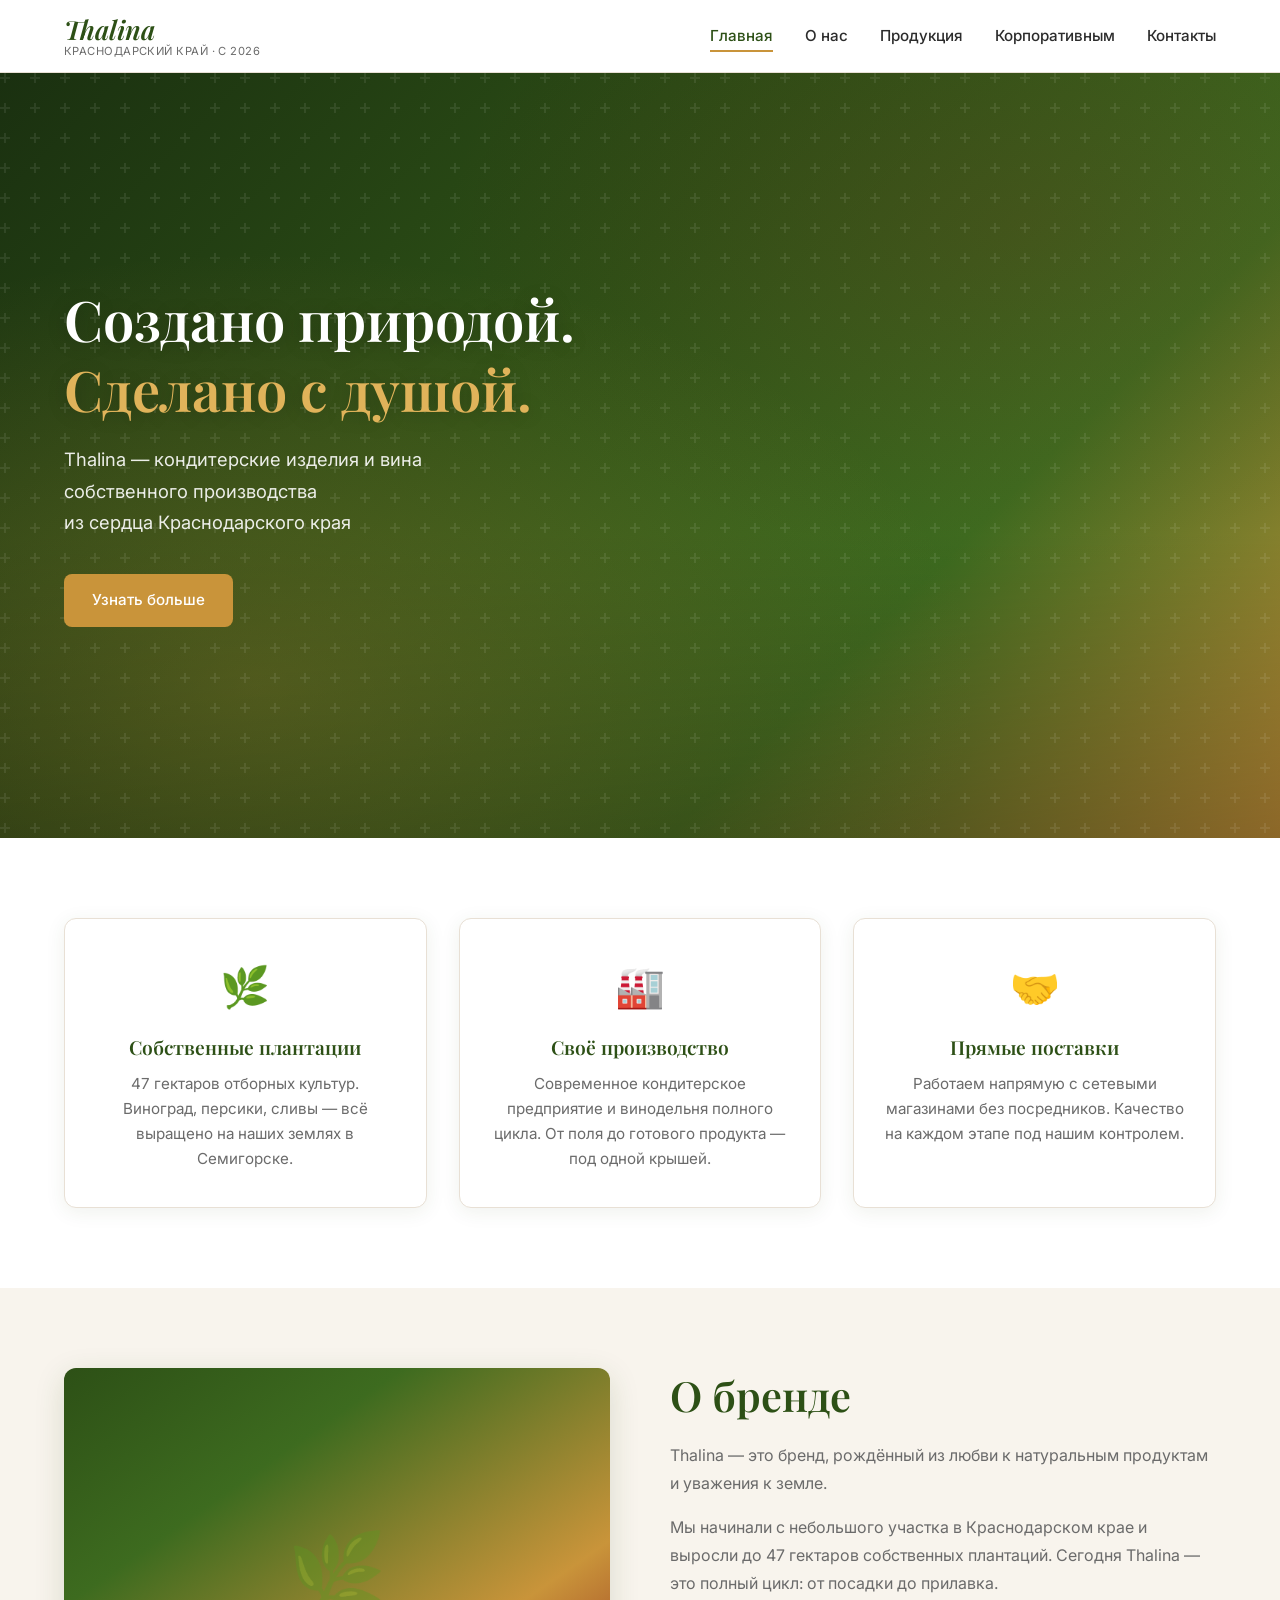
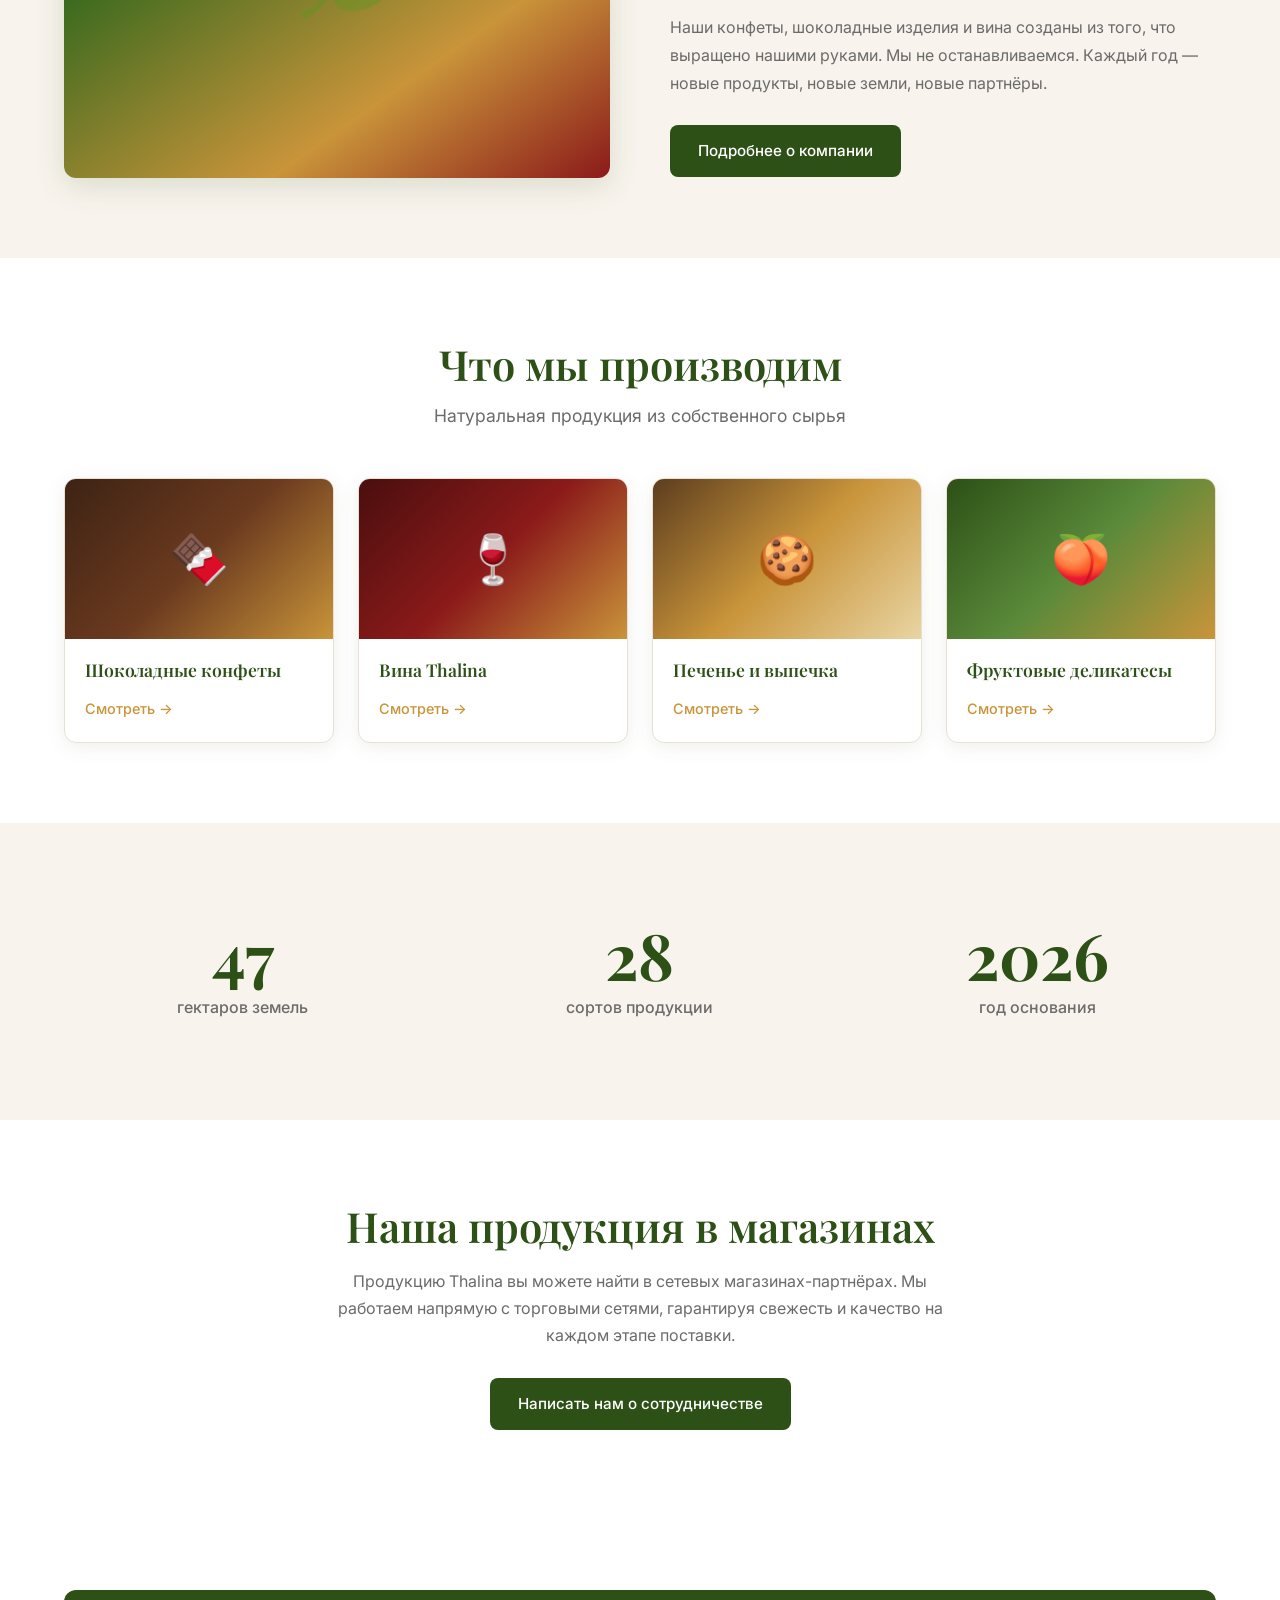
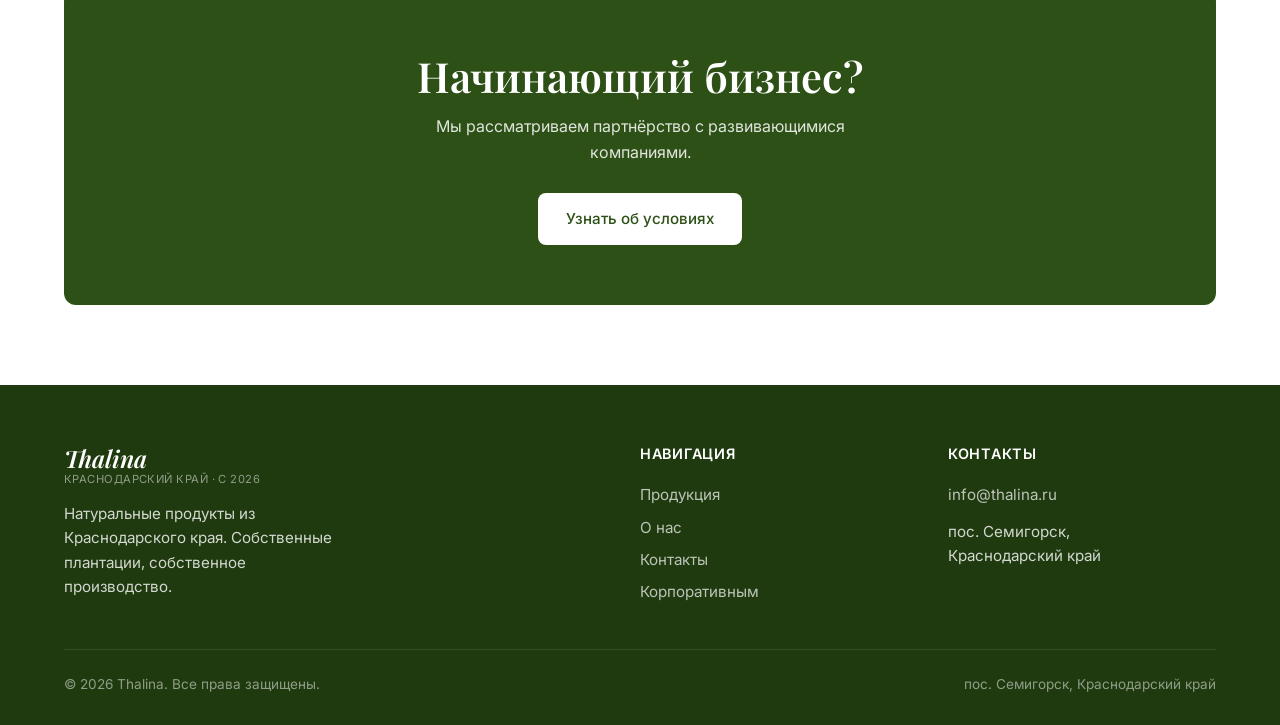
<file: thalina-dd/index.html>
<!DOCTYPE html>
<html lang="ru">
<head>
  <meta charset="UTF-8">
  <meta name="viewport" content="width=device-width, initial-scale=1.0">
  <title>Thalina — Кондитерские изделия и вина из Краснодарского края</title>
  <meta name="description" content="Thalina — производитель кондитерских изделий и вин собственного производства. 47 гектаров плантаций в Семигорске, Краснодарский край.">
  <link rel="preconnect" href="https://fonts.googleapis.com">
  <link rel="preconnect" href="https://fonts.gstatic.com" crossorigin>
  <link href="https://fonts.googleapis.com/css2?family=Inter:wght@400;500;600&family=Playfair+Display:ital,wght@0,600;0,700;1,600&display=swap" rel="stylesheet">
  <link rel="stylesheet" href="style.css">
</head>
<body>
  <!-- Header -->
  <header class="header">
    <div class="container header-inner">
      <a href="index.html" class="logo">
        <span class="logo-name">Thalina</span>
        <span class="logo-tagline">Краснодарский край · с 2026</span>
      </a>
      <nav class="nav">
        <a href="index.html" class="active">Главная</a>
        <a href="about.html">О нас</a>
        <a href="catalog.html">Продукция</a>
        <a href="corporate.html">Корпоративным</a>
        <a href="contacts.html">Контакты</a>
      </nav>
      <button class="burger" aria-label="Меню">
        <span></span><span></span><span></span>
      </button>
    </div>
    <nav class="mobile-nav">
      <a href="index.html" class="active">Главная</a>
      <a href="about.html">О нас</a>
      <a href="catalog.html">Продукция</a>
      <a href="corporate.html">Корпоративным</a>
      <a href="contacts.html">Контакты</a>
    </nav>
  </header>

  <!-- Hero -->
  <section class="hero">
    <div class="hero-pattern"></div>
    <div class="container">
      <div class="hero-content fade-up">
        <h1>Создано природой.<br><span>Сделано с душой.</span></h1>
        <p class="subtitle">
          Thalina — кондитерские изделия и вина<br>
          собственного производства<br>
          из сердца Краснодарского края
        </p>
        <a href="about.html" class="btn btn-gold">Узнать больше</a>
      </div>
    </div>
  </section>

  <!-- Who we are -->
  <section class="section">
    <div class="container">
      <div class="features">
        <div class="feature-card fade-up">
          <span class="feature-icon">🌿</span>
          <h3>Собственные плантации</h3>
          <p>47 гектаров отборных культур. Виноград, персики, сливы — всё выращено на наших землях в Семигорске.</p>
        </div>
        <div class="feature-card fade-up">
          <span class="feature-icon">🏭</span>
          <h3>Своё производство</h3>
          <p>Современное кондитерское предприятие и винодельня полного цикла. От поля до готового продукта — под одной крышей.</p>
        </div>
        <div class="feature-card fade-up">
          <span class="feature-icon">🤝</span>
          <h3>Прямые поставки</h3>
          <p>Работаем напрямую с сетевыми магазинами без посредников. Качество на каждом этапе под нашим контролем.</p>
        </div>
      </div>
    </div>
  </section>

  <!-- About brand -->
  <section class="section bg-light">
    <div class="container">
      <div class="about-brand">
        <div class="about-brand-image fade-up"></div>
        <div class="about-brand-text fade-up">
          <h2>О бренде</h2>
          <p>Thalina — это бренд, рождённый из любви к натуральным продуктам и уважения к земле.</p>
          <p>Мы начинали с небольшого участка в Краснодарском крае и выросли до 47 гектаров собственных плантаций. Сегодня Thalina — это полный цикл: от посадки до прилавка.</p>
          <p>Наши конфеты, шоколадные изделия и вина созданы из того, что выращено нашими руками. Мы не останавливаемся. Каждый год — новые продукты, новые земли, новые партнёры.</p>
          <a href="about.html" class="btn btn-primary" style="margin-top: 12px;">Подробнее о компании</a>
        </div>
      </div>
    </div>
  </section>

  <!-- Products preview -->
  <section class="section">
    <div class="container">
      <div class="section-header fade-up">
        <h2>Что мы производим</h2>
        <p class="subtitle">Натуральная продукция из собственного сырья</p>
      </div>
      <div class="products-grid">
        <div class="product-preview fade-up">
          <div class="product-preview-img choc">🍫</div>
          <div class="product-preview-body">
            <h3>Шоколадные конфеты</h3>
            <a href="catalog.html">Смотреть →</a>
          </div>
        </div>
        <div class="product-preview fade-up">
          <div class="product-preview-img wine">🍷</div>
          <div class="product-preview-body">
            <h3>Вина Thalina</h3>
            <a href="catalog.html">Смотреть →</a>
          </div>
        </div>
        <div class="product-preview fade-up">
          <div class="product-preview-img cookie">🍪</div>
          <div class="product-preview-body">
            <h3>Печенье и выпечка</h3>
            <a href="catalog.html">Смотреть →</a>
          </div>
        </div>
        <div class="product-preview fade-up">
          <div class="product-preview-img fruit">🍑</div>
          <div class="product-preview-body">
            <h3>Фруктовые деликатесы</h3>
            <a href="catalog.html">Смотреть →</a>
          </div>
        </div>
      </div>
    </div>
  </section>

  <!-- Stats -->
  <section class="section bg-light">
    <div class="container">
      <div class="stats">
        <div class="stat-item fade-up">
          <div class="stat-number">47</div>
          <div class="stat-label">гектаров земель</div>
        </div>
        <div class="stat-item fade-up">
          <div class="stat-number">28</div>
          <div class="stat-label">сортов продукции</div>
        </div>
        <div class="stat-item fade-up">
          <div class="stat-number">2026</div>
          <div class="stat-label">год основания</div>
        </div>
      </div>
    </div>
  </section>

  <!-- Where to buy -->
  <section class="section">
    <div class="container">
      <div class="cta-box fade-up">
        <h2>Наша продукция в магазинах</h2>
        <p>
          Продукцию Thalina вы можете найти в сетевых магазинах-партнёрах.
          Мы работаем напрямую с торговыми сетями, гарантируя свежесть и качество
          на каждом этапе поставки.
        </p>
        <a href="contacts.html" class="btn btn-primary">Написать нам о сотрудничестве</a>
      </div>
    </div>
  </section>

  <!-- For business -->
  <section class="section">
    <div class="container">
      <div class="cta-dark fade-up">
        <h2>Начинающий бизнес?</h2>
        <p>Мы рассматриваем партнёрство с развивающимися компаниями.</p>
        <a href="corporate.html" class="btn btn-light">Узнать об условиях</a>
      </div>
    </div>
  </section>

  <!-- Footer -->
  <footer class="footer">
    <div class="container">
      <div class="footer-grid">
        <div class="footer-brand">
          <a href="index.html" class="logo">
            <span class="logo-name">Thalina</span>
            <span class="logo-tagline">Краснодарский край · с 2026</span>
          </a>
          <p>Натуральные продукты из Краснодарского края. Собственные плантации, собственное производство.</p>
        </div>
        <div class="footer-links">
          <h4>Навигация</h4>
          <a href="catalog.html">Продукция</a>
          <a href="about.html">О нас</a>
          <a href="contacts.html">Контакты</a>
          <a href="corporate.html">Корпоративным</a>
        </div>
        <div class="footer-links">
          <h4>Контакты</h4>
          <a href="mailto:info@thalina.ru">info@thalina.ru</a>
          <p style="margin-top: 8px; font-size: 0.95rem;">пос. Семигорск,<br>Краснодарский край</p>
        </div>
      </div>
      <div class="footer-bottom">
        <span>© 2026 Thalina. Все права защищены.</span>
        <span>пос. Семигорск, Краснодарский край</span>
      </div>
    </div>
  </footer>

  <script src="script.js"></script>
</body>
</html>
</file>
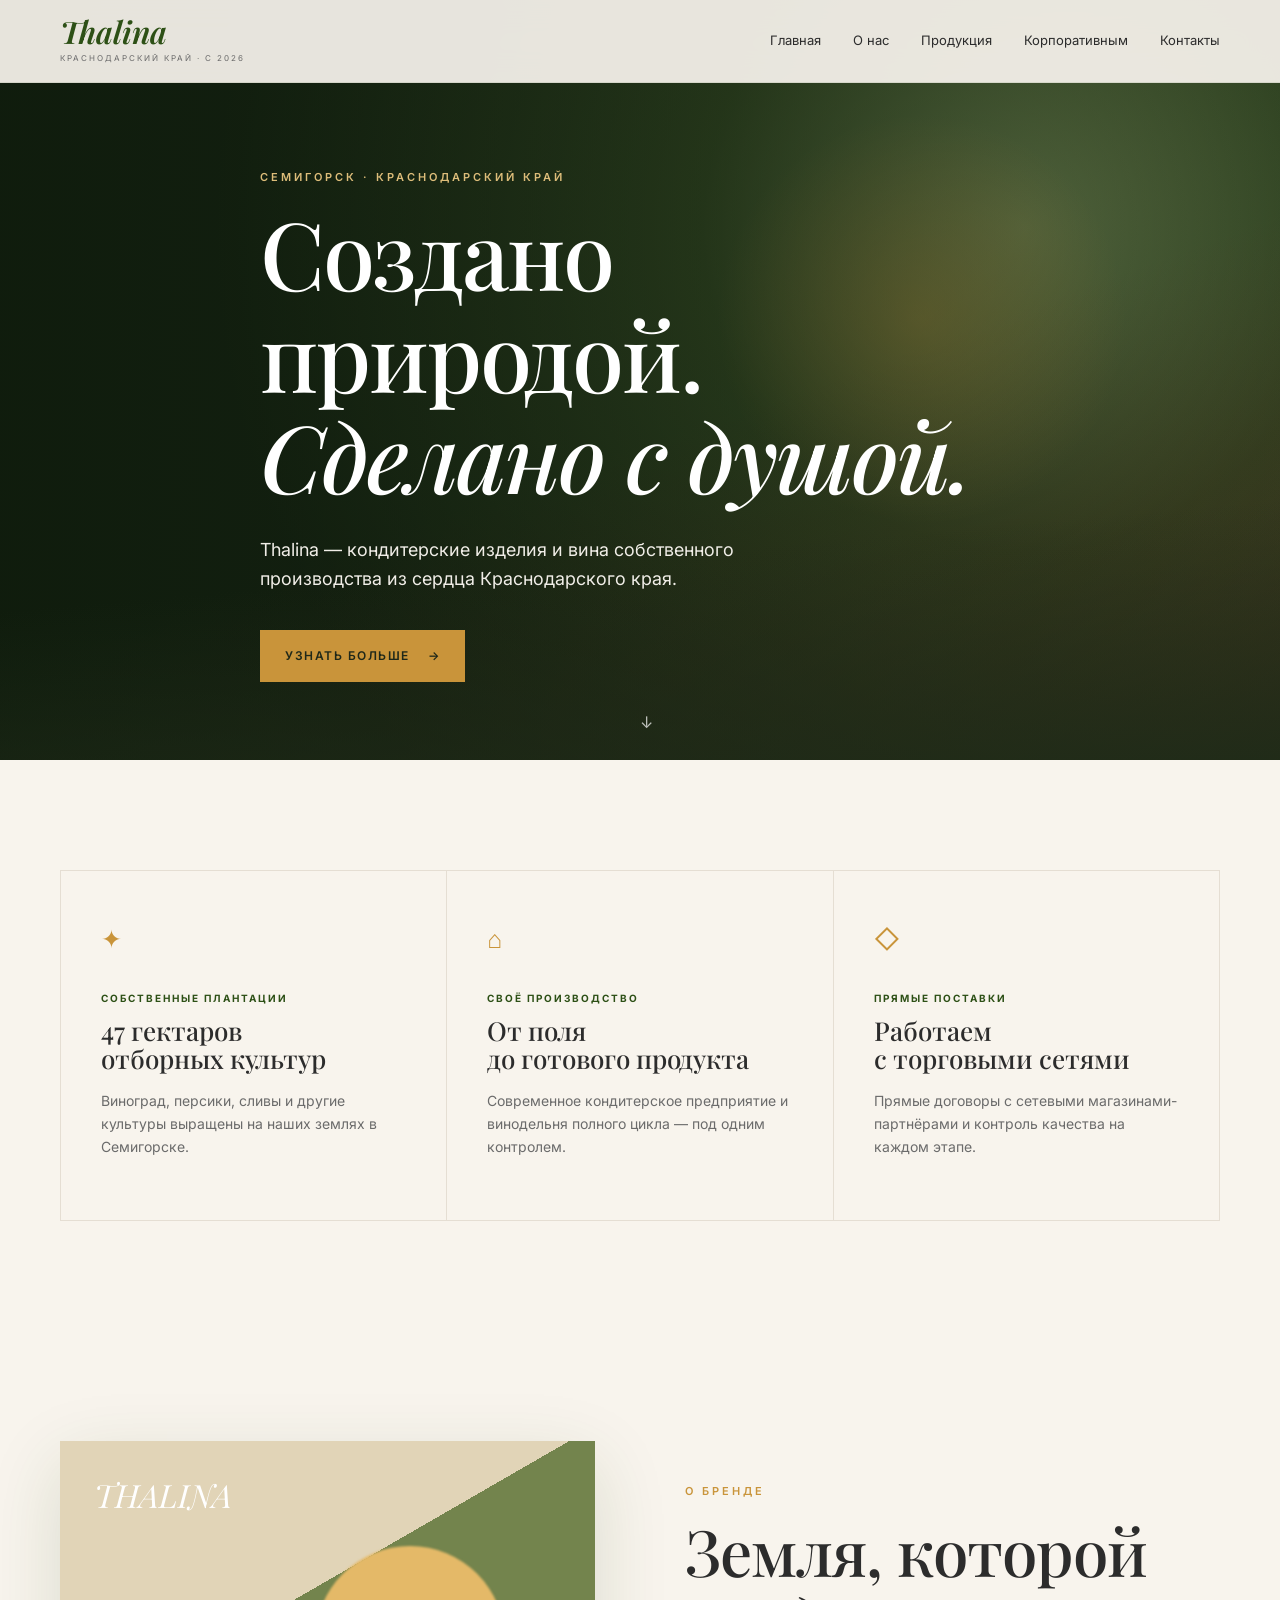
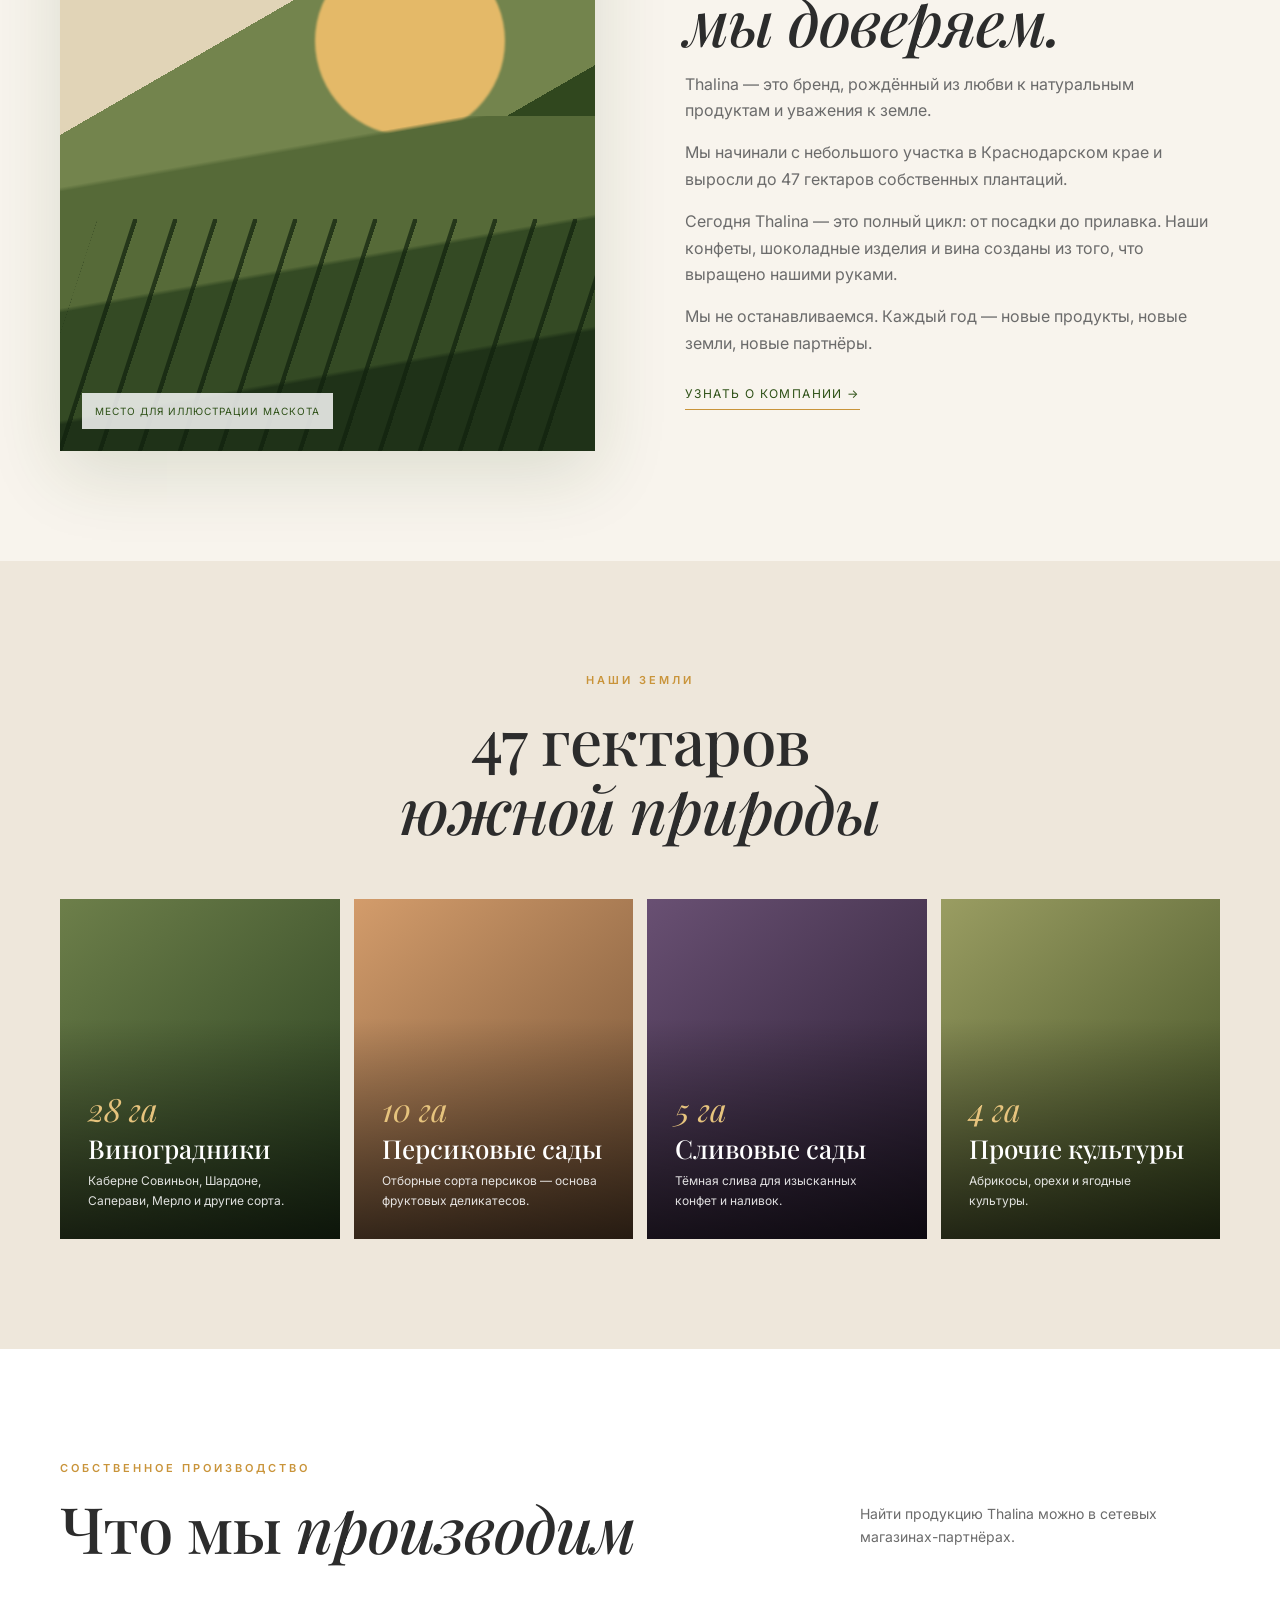
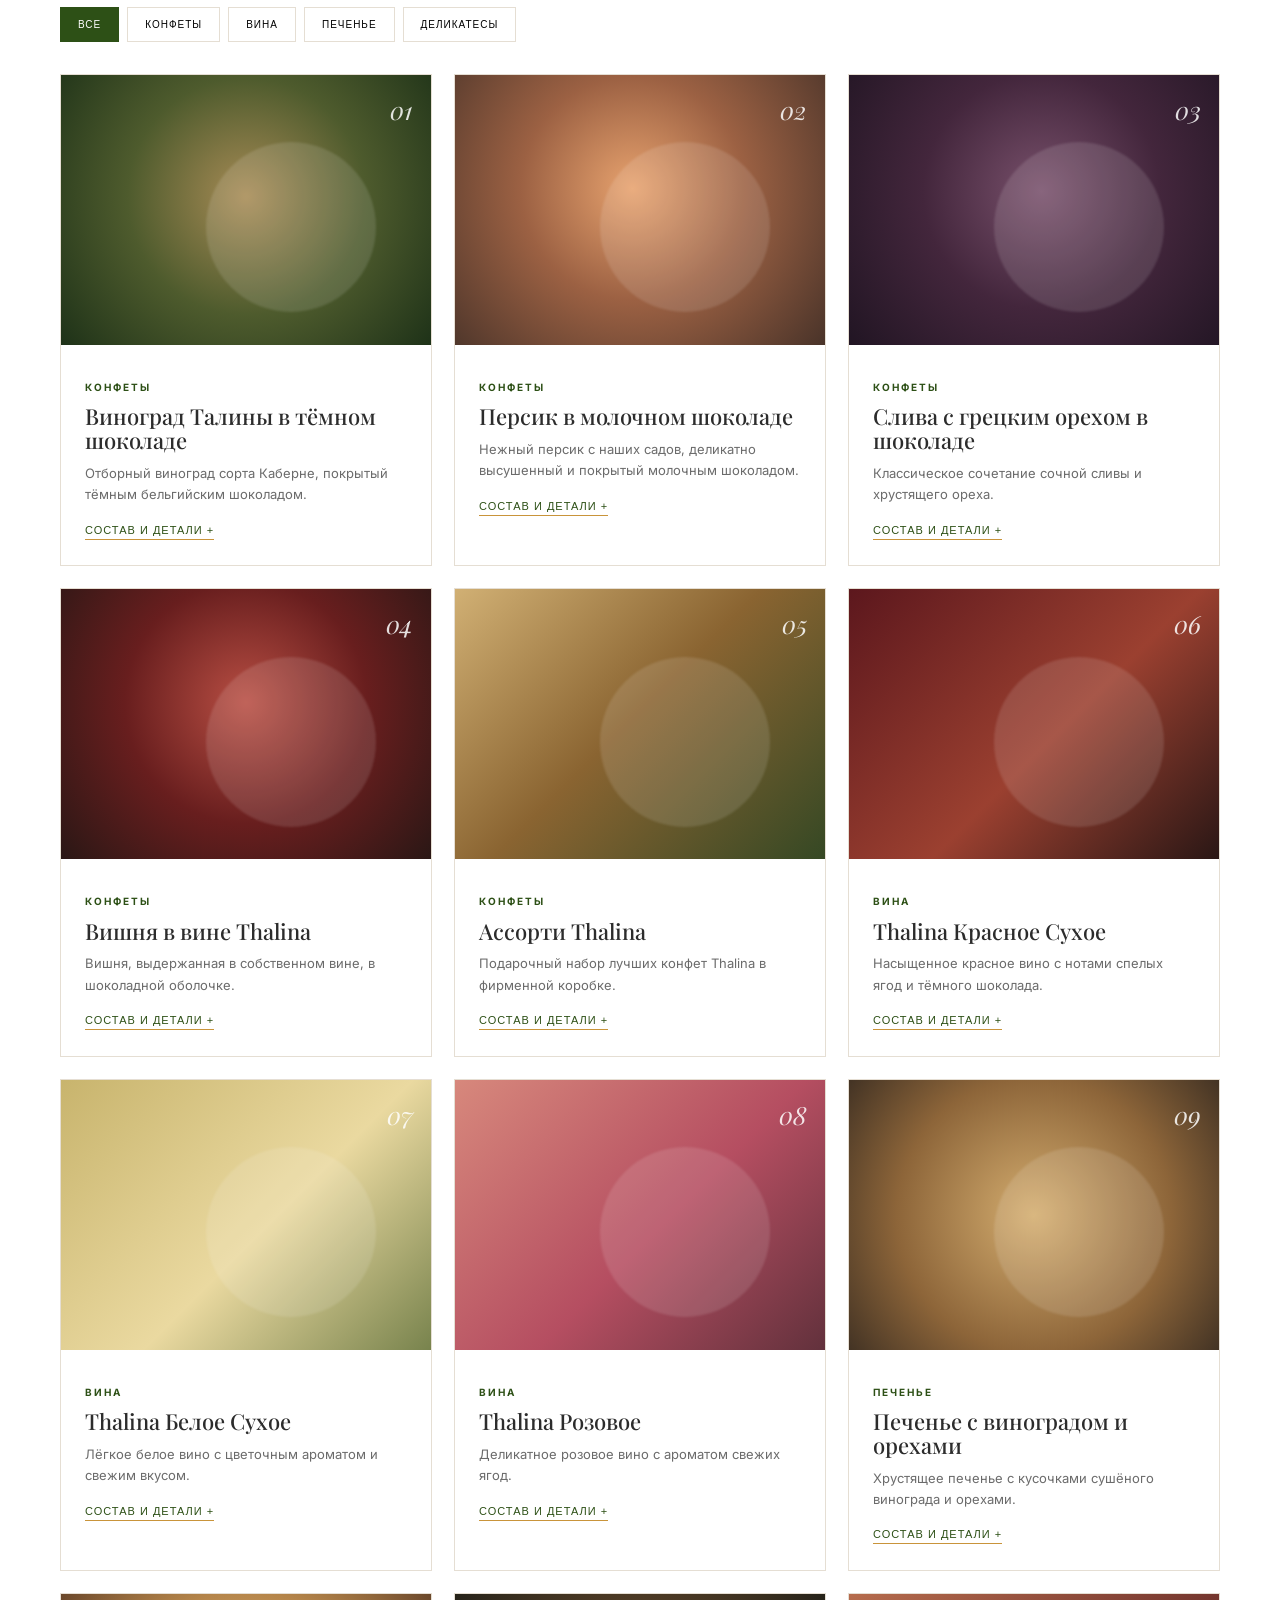
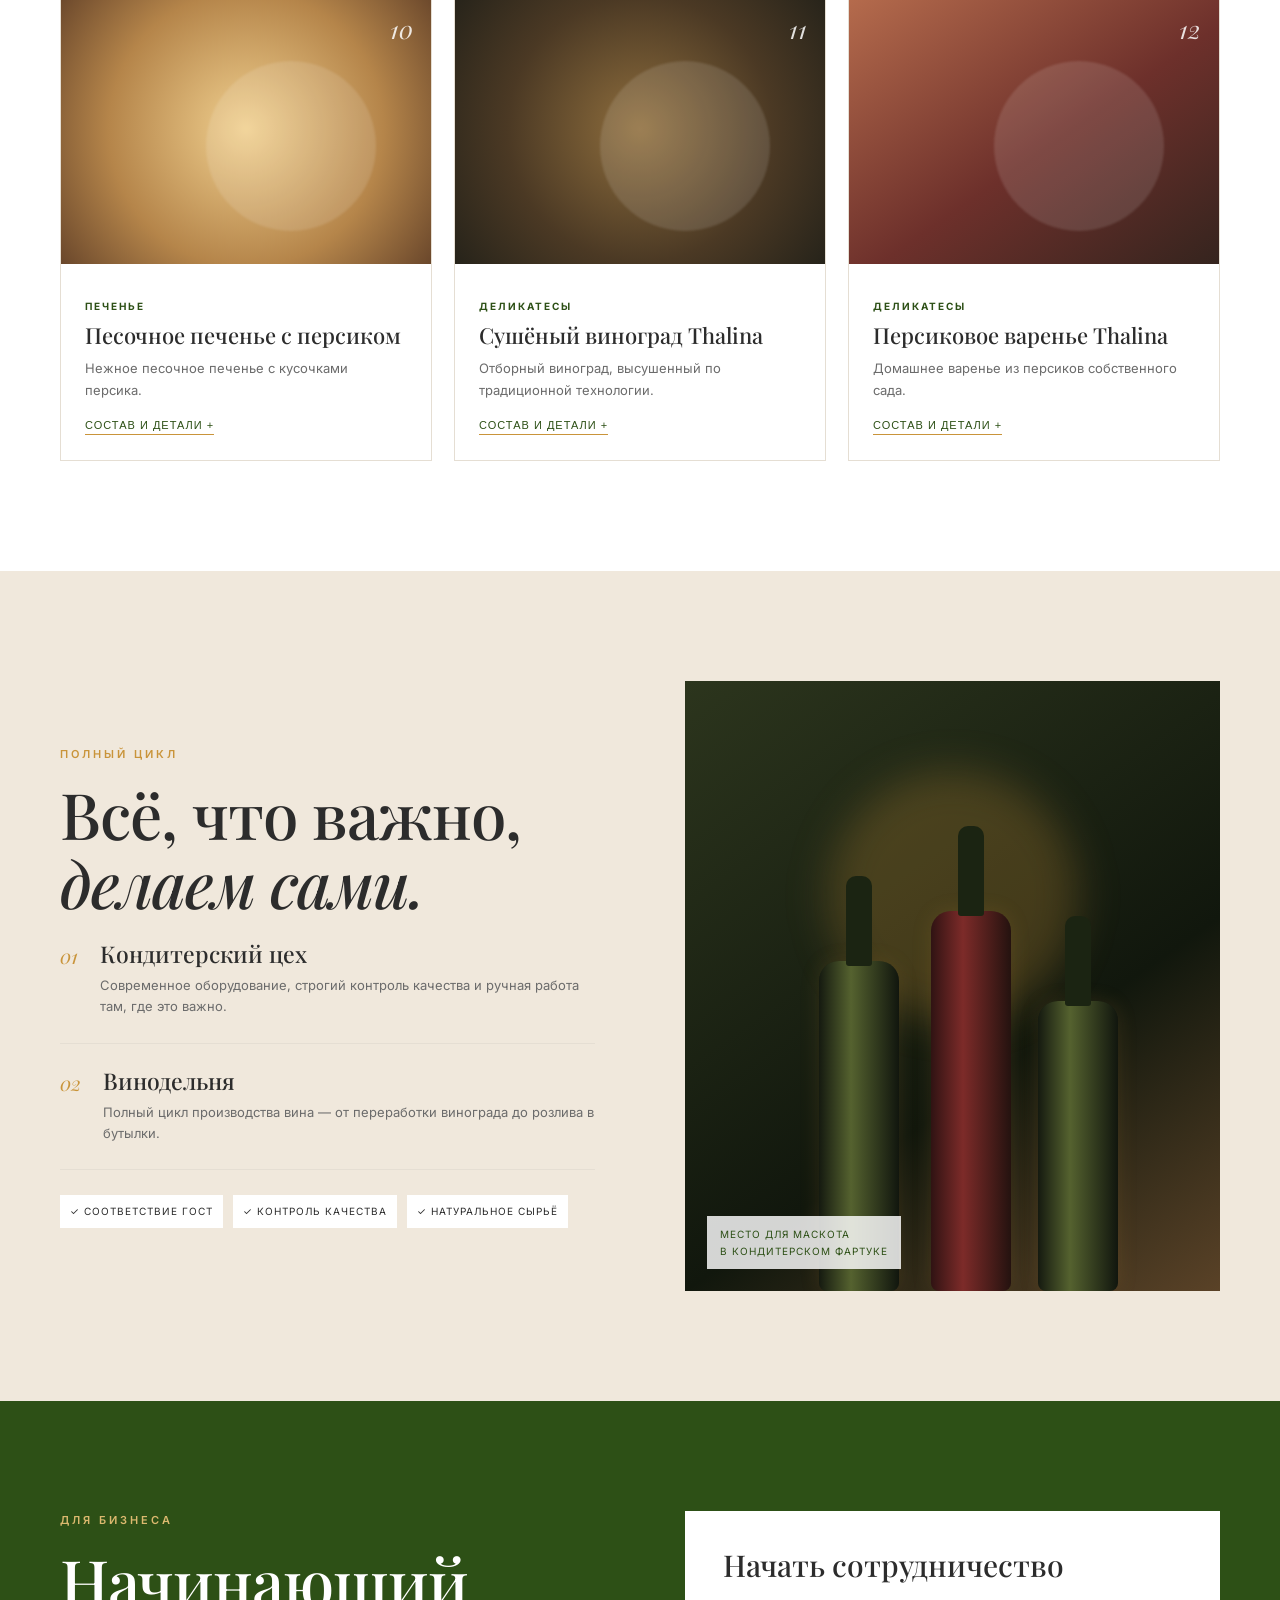
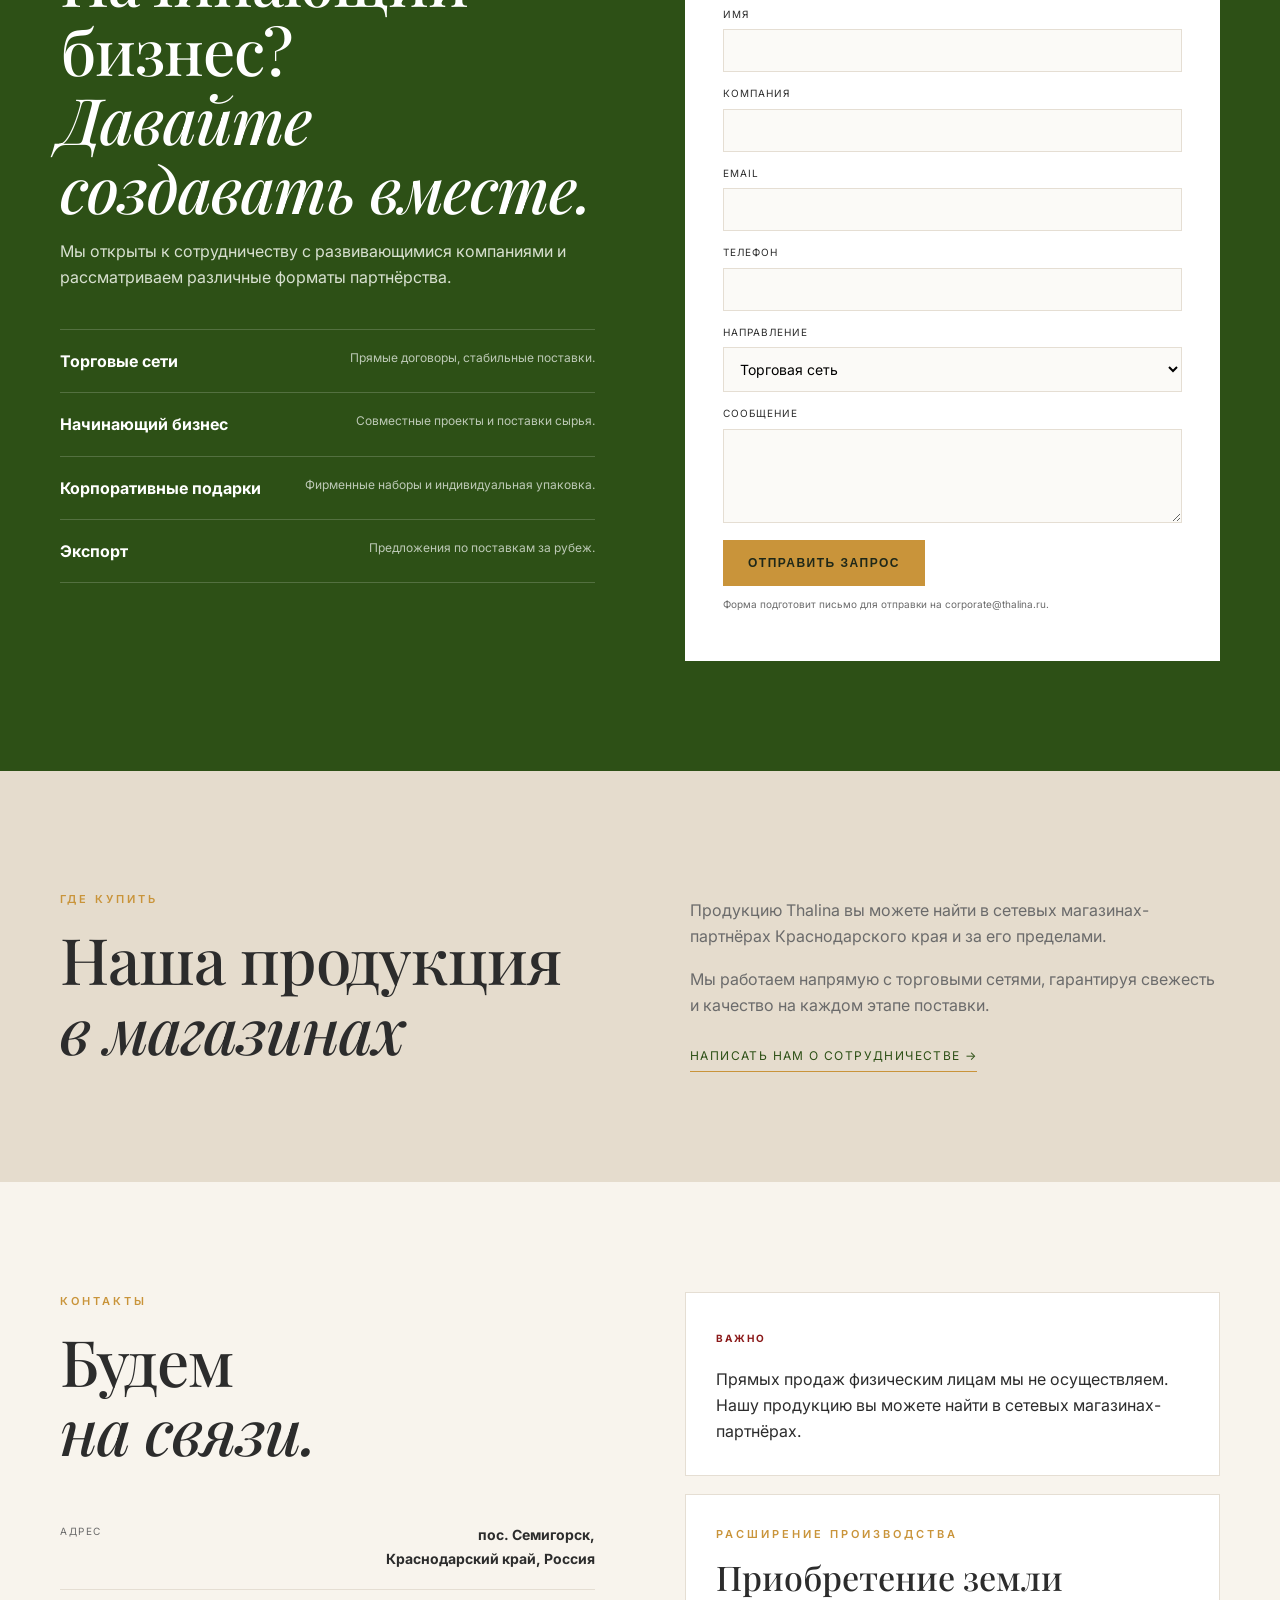
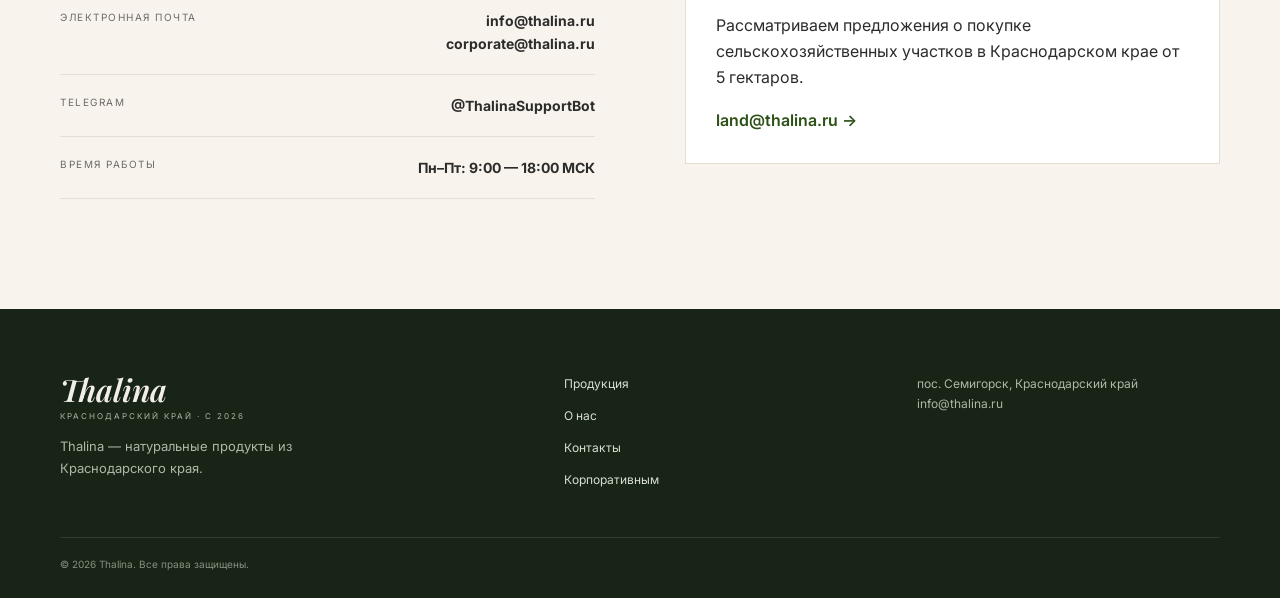
<file: thalina-site/index.html>
<!doctype html>
<html lang="ru">
<head>
  <meta charset="utf-8">
  <meta name="viewport" content="width=device-width,initial-scale=1">
  <meta name="description" content="Thalina — натуральные продукты собственного производства из Краснодарского края.">
  <title>Thalina — создано природой. Сделано с душой.</title>
  <link rel="preconnect" href="https://fonts.googleapis.com">
  <link rel="preconnect" href="https://fonts.gstatic.com" crossorigin>
  <link href="https://fonts.googleapis.com/css2?family=Inter:wght@400;500;600;700&family=Playfair+Display:ital,wght@0,500;0,600;0,700;1,500;1,600&display=swap" rel="stylesheet">
  <link rel="stylesheet" href="style.css">
</head>
<body>
<header class="site-header" id="top">
  <div class="container nav-wrap">
    <a class="brand" href="#home" aria-label="Thalina — на главную">
      <span class="brand-name">Thalina</span>
      <span class="brand-sub">Краснодарский край · с 2026</span>
    </a>
    <button class="menu-toggle" aria-label="Открыть меню" aria-expanded="false">
      <span></span><span></span><span></span>
    </button>
    <nav class="nav" aria-label="Основная навигация">
      <a href="#home">Главная</a>
      <a href="#about">О нас</a>
      <a href="#products">Продукция</a>
      <a href="#corporate">Корпоративным</a>
      <a href="#contacts">Контакты</a>
    </nav>
  </div>
</header>

<main>
<section class="hero" id="home">
  <div class="hero-overlay"></div>
  <div class="container hero-content">
    <p class="eyebrow">Семигорск · Краснодарский край</p>
    <h1>Создано природой.<br><em>Сделано с душой.</em></h1>
    <p class="hero-lead">Thalina — кондитерские изделия и вина собственного производства из сердца Краснодарского края.</p>
    <a class="btn btn-gold" href="#about">Узнать больше <span>→</span></a>
  </div>
  <div class="hero-scroll">↓</div>
</section>

<section class="features section">
  <div class="container feature-grid">
    <article class="feature">
      <div class="feature-icon">✦</div>
      <p class="mini-title">Собственные плантации</p>
      <h3>47 гектаров<br>отборных культур</h3>
      <p>Виноград, персики, сливы и другие культуры выращены на наших землях в Семигорске.</p>
    </article>
    <article class="feature">
      <div class="feature-icon">⌂</div>
      <p class="mini-title">Своё производство</p>
      <h3>От поля<br>до готового продукта</h3>
      <p>Современное кондитерское предприятие и винодельня полного цикла — под одним контролем.</p>
    </article>
    <article class="feature">
      <div class="feature-icon">◇</div>
      <p class="mini-title">Прямые поставки</p>
      <h3>Работаем<br>с торговыми сетями</h3>
      <p>Прямые договоры с сетевыми магазинами-партнёрами и контроль качества на каждом этапе.</p>
    </article>
  </div>
</section>

<section class="split-section section" id="about">
  <div class="container split-grid">
    <div class="art-card art-vineyard">
      <div class="art-label">THALINA</div>
      <div class="art-sun"></div>
      <div class="art-hills"></div>
      <div class="art-vines"></div>
      <div class="mascot-note">Место для иллюстрации маскота</div>
    </div>
    <div class="copy">
      <p class="eyebrow">О бренде</p>
      <h2>Земля, которой<br><em>мы доверяем.</em></h2>
      <p>Thalina — это бренд, рождённый из любви к натуральным продуктам и уважения к земле.</p>
      <p>Мы начинали с небольшого участка в Краснодарском крае и выросли до 47 гектаров собственных плантаций.</p>
      <p>Сегодня Thalina — это полный цикл: от посадки до прилавка. Наши конфеты, шоколадные изделия и вина созданы из того, что выращено нашими руками.</p>
      <p>Мы не останавливаемся. Каждый год — новые продукты, новые земли, новые партнёры.</p>
      <a class="text-link" href="#corporate">Узнать о компании →</a>
    </div>
  </div>
</section>

<section class="land-section section">
  <div class="container">
    <div class="section-head centered">
      <p class="eyebrow">Наши земли</p>
      <h2>47 гектаров<br><em>южной природы</em></h2>
    </div>
    <div class="land-grid">
      <article class="land-card grape"><span>28 га</span><h3>Виноградники</h3><p>Каберне Совиньон, Шардоне, Саперави, Мерло и другие сорта.</p></article>
      <article class="land-card peach"><span>10 га</span><h3>Персиковые сады</h3><p>Отборные сорта персиков — основа фруктовых деликатесов.</p></article>
      <article class="land-card plum"><span>5 га</span><h3>Сливовые сады</h3><p>Тёмная слива для изысканных конфет и наливок.</p></article>
      <article class="land-card other"><span>4 га</span><h3>Прочие культуры</h3><p>Абрикосы, орехи и ягодные культуры.</p></article>
    </div>
  </div>
</section>

<section class="products-section section" id="products">
  <div class="container">
    <div class="section-head">
      <div>
        <p class="eyebrow">Собственное производство</p>
        <h2>Что мы <em>производим</em></h2>
      </div>
      <p>Найти продукцию Thalina можно в сетевых магазинах-партнёрах.</p>
    </div>

    <div class="tabs" role="tablist">
      <button class="tab active" data-filter="all">Все</button>
      <button class="tab" data-filter="candies">Конфеты</button>
      <button class="tab" data-filter="wine">Вина</button>
      <button class="tab" data-filter="cookies">Печенье</button>
      <button class="tab" data-filter="delicacies">Деликатесы</button>
    </div>

    <div class="product-grid">
      <article class="product-card" data-category="candies">
        <div class="product-art art-grape"><span>01</span></div>
        <div class="product-body"><p class="product-cat">Конфеты</p><h3>Виноград Талины в тёмном шоколаде</h3><p>Отборный виноград сорта Каберне, покрытый тёмным бельгийским шоколадом.</p><button class="details" data-title="Виноград Талины в тёмном шоколаде" data-info="Виноград собственных плантаций · тёмный шоколад (какао 72%) · натуральная ваниль · 150 г / 300 г">Состав и детали +</button></div>
      </article>
      <article class="product-card" data-category="candies">
        <div class="product-art art-peach"><span>02</span></div>
        <div class="product-body"><p class="product-cat">Конфеты</p><h3>Персик в молочном шоколаде</h3><p>Нежный персик с наших садов, деликатно высушенный и покрытый молочным шоколадом.</p><button class="details" data-title="Персик в молочном шоколаде" data-info="Сушёный персик · молочный шоколад · какао-масло · сахар · 150 г / 300 г">Состав и детали +</button></div>
      </article>
      <article class="product-card" data-category="candies">
        <div class="product-art art-plum"><span>03</span></div>
        <div class="product-body"><p class="product-cat">Конфеты</p><h3>Слива с грецким орехом в шоколаде</h3><p>Классическое сочетание сочной сливы и хрустящего ореха.</p><button class="details" data-title="Слива с грецким орехом в шоколаде" data-info="Слива · грецкий орех · тёмный шоколад · 150 г / 300 г">Состав и детали +</button></div>
      </article>
      <article class="product-card" data-category="candies">
        <div class="product-art art-cherry"><span>04</span></div>
        <div class="product-body"><p class="product-cat">Конфеты</p><h3>Вишня в вине Thalina</h3><p>Вишня, выдержанная в собственном вине, в шоколадной оболочке.</p><button class="details" data-title="Вишня в вине Thalina" data-info="Вишня · вино Thalina · тёмный шоколад · какао-масло · 150 г">Состав и детали +</button></div>
      </article>
      <article class="product-card" data-category="candies">
        <div class="product-art art-assortment"><span>05</span></div>
        <div class="product-body"><p class="product-cat">Конфеты</p><h3>Ассорти Thalina</h3><p>Подарочный набор лучших конфет Thalina в фирменной коробке.</p><button class="details" data-title="Ассорти Thalina" data-info="Виноград · персик · слива · вишня · тёмный и молочный шоколад · 500 г">Состав и детали +</button></div>
      </article>

      <article class="product-card" data-category="wine">
        <div class="product-art art-redwine"><span>06</span></div>
        <div class="product-body"><p class="product-cat">Вина</p><h3>Thalina Красное Сухое</h3><p>Насыщенное красное вино с нотами спелых ягод и тёмного шоколада.</p><button class="details" data-title="Thalina Красное Сухое" data-info="Каберне Совиньон · Мерло · собственные плантации · выдержка 12 месяцев · 0,75 л">Состав и детали +</button></div>
      </article>
      <article class="product-card" data-category="wine">
        <div class="product-art art-whitewine"><span>07</span></div>
        <div class="product-body"><p class="product-cat">Вина</p><h3>Thalina Белое Сухое</h3><p>Лёгкое белое вино с цветочным ароматом и свежим вкусом.</p><button class="details" data-title="Thalina Белое Сухое" data-info="Шардоне · собственные плантации · 0,75 л">Состав и детали +</button></div>
      </article>
      <article class="product-card" data-category="wine">
        <div class="product-art art-rosewine"><span>08</span></div>
        <div class="product-body"><p class="product-cat">Вина</p><h3>Thalina Розовое</h3><p>Деликатное розовое вино с ароматом свежих ягод.</p><button class="details" data-title="Thalina Розовое" data-info="Мерло · Каберне · собственные плантации · 0,75 л">Состав и детали +</button></div>
      </article>

      <article class="product-card" data-category="cookies">
        <div class="product-art art-cookie"><span>09</span></div>
        <div class="product-body"><p class="product-cat">Печенье</p><h3>Печенье с виноградом и орехами</h3><p>Хрустящее печенье с кусочками сушёного винограда и орехами.</p><button class="details" data-title="Печенье с виноградом и орехами" data-info="Мука · масло · виноград · грецкий орех · мёд · яйца · 200 г / 400 г">Состав и детали +</button></div>
      </article>
      <article class="product-card" data-category="cookies">
        <div class="product-art art-shortbread"><span>10</span></div>
        <div class="product-body"><p class="product-cat">Печенье</p><h3>Песочное печенье с персиком</h3><p>Нежное песочное печенье с кусочками персика.</p><button class="details" data-title="Песочное печенье с персиком" data-info="Мука · масло · персик · сахар · яйца · ваниль · 200 г">Состав и детали +</button></div>
      </article>

      <article class="product-card" data-category="delicacies">
        <div class="product-art art-dried"><span>11</span></div>
        <div class="product-body"><p class="product-cat">Деликатесы</p><h3>Сушёный виноград Thalina</h3><p>Отборный виноград, высушенный по традиционной технологии.</p><button class="details" data-title="Сушёный виноград Thalina" data-info="Виноград собственных плантаций · без консервантов и добавок · 200 г / 500 г">Состав и детали +</button></div>
      </article>
      <article class="product-card" data-category="delicacies">
        <div class="product-art art-jam"><span>12</span></div>
        <div class="product-body"><p class="product-cat">Деликатесы</p><h3>Персиковое варенье Thalina</h3><p>Домашнее варенье из персиков собственного сада.</p><button class="details" data-title="Персиковое варенье Thalina" data-info="Персик · сахар · лимонный сок · 350 г / 700 г">Состав и детали +</button></div>
      </article>
    </div>
  </div>
</section>

<section class="production section">
  <div class="container production-grid">
    <div class="copy">
      <p class="eyebrow">Полный цикл</p>
      <h2>Всё, что важно,<br><em>делаем сами.</em></h2>
      <div class="production-item"><span>01</span><div><h3>Кондитерский цех</h3><p>Современное оборудование, строгий контроль качества и ручная работа там, где это важно.</p></div></div>
      <div class="production-item"><span>02</span><div><h3>Винодельня</h3><p>Полный цикл производства вина — от переработки винограда до розлива в бутылки.</p></div></div>
      <div class="quality-row"><span>✓ Соответствие ГОСТ</span><span>✓ Контроль качества</span><span>✓ Натуральное сырьё</span></div>
    </div>
    <div class="art-card art-cellar">
      <div class="cellar-glow"></div>
      <div class="bottle bottle-a"></div><div class="bottle bottle-b"></div><div class="bottle bottle-c"></div>
      <div class="mascot-note">Место для маскота<br>в кондитерском фартуке</div>
    </div>
  </div>
</section>

<section class="business section" id="corporate">
  <div class="container business-grid">
    <div>
      <p class="eyebrow">Для бизнеса</p>
      <h2>Начинающий бизнес?<br><em>Давайте создавать вместе.</em></h2>
      <p>Мы открыты к сотрудничеству с развивающимися компаниями и рассматриваем различные форматы партнёрства.</p>
      <div class="business-list">
        <div><strong>Торговые сети</strong><span>Прямые договоры, стабильные поставки.</span></div>
        <div><strong>Начинающий бизнес</strong><span>Совместные проекты и поставки сырья.</span></div>
        <div><strong>Корпоративные подарки</strong><span>Фирменные наборы и индивидуальная упаковка.</span></div>
        <div><strong>Экспорт</strong><span>Предложения по поставкам за рубеж.</span></div>
      </div>
    </div>
    <form class="contact-form" id="cooperationForm">
      <h3>Начать сотрудничество</h3>
      <label>Имя<input name="name" required></label>
      <label>Компания<input name="company"></label>
      <label>Email<input name="email" type="email" required></label>
      <label>Телефон<input name="phone" type="tel"></label>
      <label>Направление<select name="direction"><option>Торговая сеть</option><option>Начинающий бизнес</option><option>Корпоративные подарки</option><option>Экспорт</option><option>Другое</option></select></label>
      <label>Сообщение<textarea name="message" rows="4"></textarea></label>
      <button class="btn btn-gold" type="submit">Отправить запрос</button>
      <p class="form-note">Форма подготовит письмо для отправки на corporate@thalina.ru.</p>
    </form>
  </div>
</section>

<section class="stores section">
  <div class="container stores-inner">
    <div>
      <p class="eyebrow">Где купить</p>
      <h2>Наша продукция<br><em>в магазинах</em></h2>
    </div>
    <div>
      <p>Продукцию Thalina вы можете найти в сетевых магазинах-партнёрах Краснодарского края и за его пределами.</p>
      <p>Мы работаем напрямую с торговыми сетями, гарантируя свежесть и качество на каждом этапе поставки.</p>
      <a class="text-link" href="#contacts">Написать нам о сотрудничестве →</a>
    </div>
  </div>
</section>

<section class="contact-section section" id="contacts">
  <div class="container contact-grid">
    <div>
      <p class="eyebrow">Контакты</p>
      <h2>Будем<br><em>на связи.</em></h2>
      <div class="contact-list">
        <div><span>Адрес</span><strong>пос. Семигорск,<br>Краснодарский край, Россия</strong></div>
        <div><span>Электронная почта</span><strong><a href="mailto:info@thalina.ru">info@thalina.ru</a><br><a href="mailto:corporate@thalina.ru">corporate@thalina.ru</a></strong></div>
        <div><span>Telegram</span><strong>@ThalinaSupportBot</strong></div>
        <div><span>Время работы</span><strong>Пн–Пт: 9:00 — 18:00 МСК</strong></div>
      </div>
    </div>
    <div class="land-buy">
      <div class="notice"><span>Важно</span><p>Прямых продаж физическим лицам мы не осуществляем. Нашу продукцию вы можете найти в сетевых магазинах-партнёрах.</p></div>
      <div class="land-offer"><p class="eyebrow">Расширение производства</p><h3>Приобретение земли</h3><p>Рассматриваем предложения о покупке сельскохозяйственных участков в Краснодарском крае от 5 гектаров.</p><a href="mailto:land@thalina.ru">land@thalina.ru →</a></div>
    </div>
  </div>
</section>
</main>

<footer class="footer">
  <div class="container footer-grid">
    <div><a class="brand" href="#home"><span class="brand-name">Thalina</span><span class="brand-sub">Краснодарский край · с 2026</span></a><p>Thalina — натуральные продукты из Краснодарского края.</p></div>
    <div class="footer-links"><a href="#products">Продукция</a><a href="#about">О нас</a><a href="#contacts">Контакты</a><a href="#corporate">Корпоративным</a></div>
    <div class="footer-contact">пос. Семигорск, Краснодарский край<br><a href="mailto:info@thalina.ru">info@thalina.ru</a></div>
  </div>
  <div class="container copyright">© 2026 Thalina. Все права защищены.</div>
</footer>

<div class="modal" id="productModal" aria-hidden="true">
  <div class="modal-backdrop"></div>
  <div class="modal-box" role="dialog" aria-modal="true">
    <button class="modal-close" aria-label="Закрыть">×</button>
    <p class="eyebrow">Продукция Thalina</p>
    <h2 id="modalTitle"></h2>
    <p id="modalInfo"></p>
  </div>
</div>

<script src="script.js"></script>
</body>
</html>
</file>
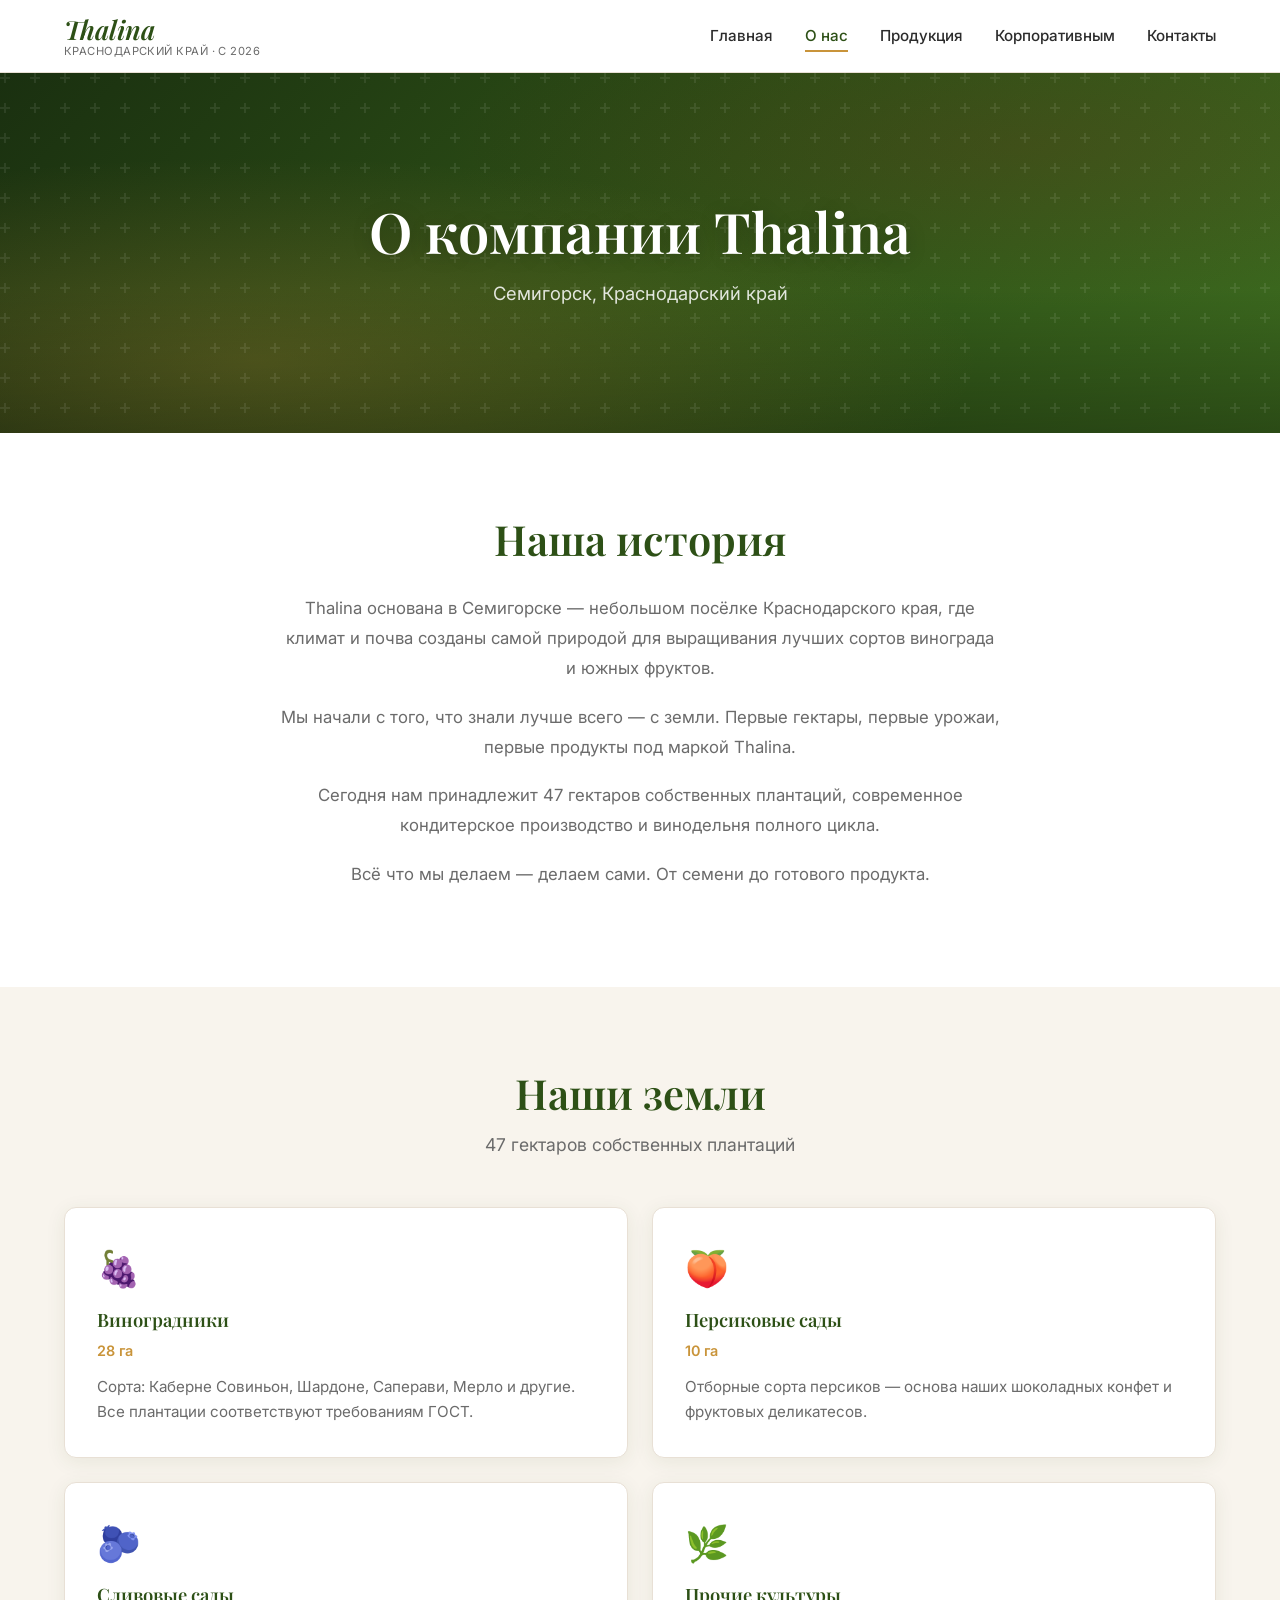
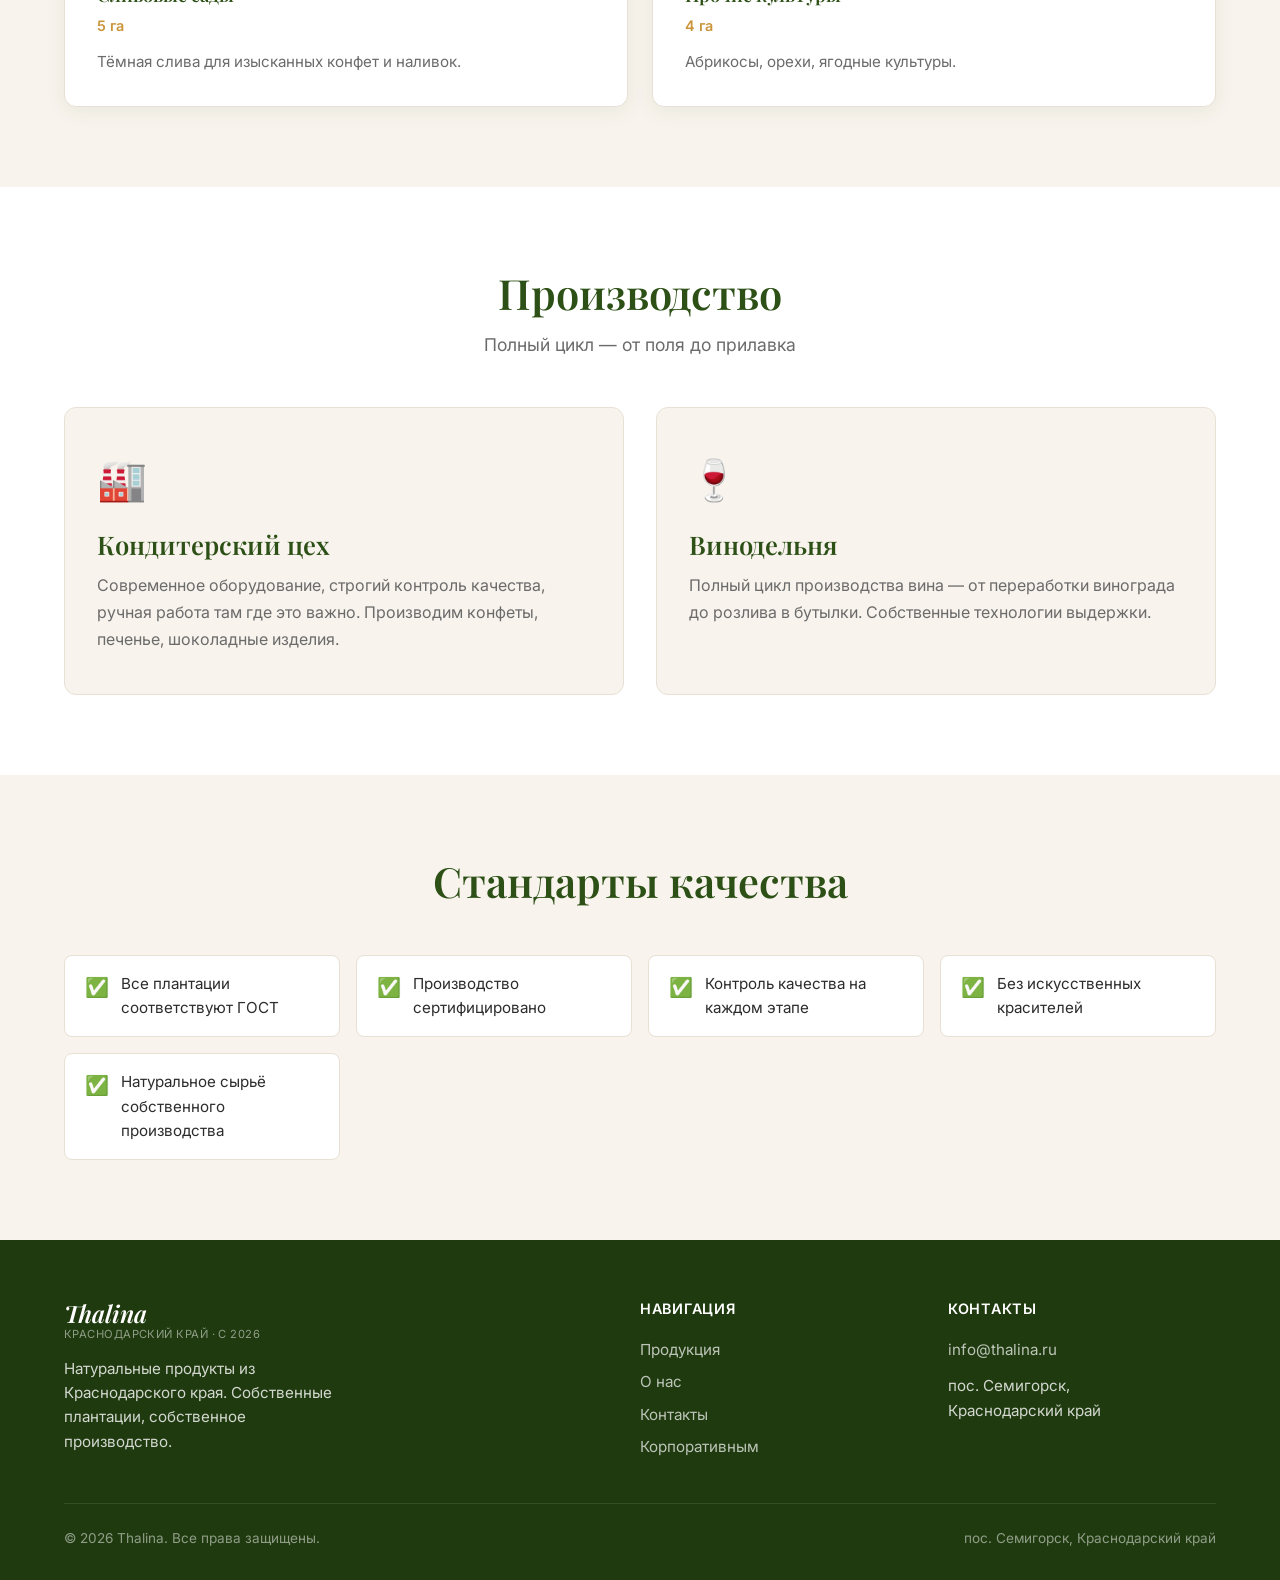
<file: thalina-dd/about.html>
<!DOCTYPE html>
<html lang="ru">
<head>
  <meta charset="UTF-8">
  <meta name="viewport" content="width=device-width, initial-scale=1.0">
  <title>О компании — Thalina</title>
  <meta name="description" content="История компании Thalina. 47 гектаров собственных плантаций в Семигорске, кондитерское производство и винодельня полного цикла.">
  <link rel="preconnect" href="https://fonts.googleapis.com">
  <link rel="preconnect" href="https://fonts.gstatic.com" crossorigin>
  <link href="https://fonts.googleapis.com/css2?family=Inter:wght@400;500;600&family=Playfair+Display:ital,wght@0,600;0,700;1,600&display=swap" rel="stylesheet">
  <link rel="stylesheet" href="style.css">
</head>
<body>
  <header class="header">
    <div class="container header-inner">
      <a href="index.html" class="logo">
        <span class="logo-name">Thalina</span>
        <span class="logo-tagline">Краснодарский край · с 2026</span>
      </a>
      <nav class="nav">
        <a href="index.html">Главная</a>
        <a href="about.html" class="active">О нас</a>
        <a href="catalog.html">Продукция</a>
        <a href="corporate.html">Корпоративным</a>
        <a href="contacts.html">Контакты</a>
      </nav>
      <button class="burger" aria-label="Меню">
        <span></span><span></span><span></span>
      </button>
    </div>
    <nav class="mobile-nav">
      <a href="index.html">Главная</a>
      <a href="about.html" class="active">О нас</a>
      <a href="catalog.html">Продукция</a>
      <a href="corporate.html">Корпоративным</a>
      <a href="contacts.html">Контакты</a>
    </nav>
  </header>

  <!-- Hero -->
  <section class="hero hero-page">
    <div class="hero-pattern"></div>
    <div class="container">
      <div class="hero-content fade-up">
        <h1>О компании Thalina</h1>
        <p class="subtitle">Семигорск, Краснодарский край</p>
      </div>
    </div>
  </section>

  <!-- History -->
  <section class="section">
    <div class="container">
      <div class="history-text fade-up">
        <h2 style="margin-bottom: 28px;">Наша история</h2>
        <p>Thalina основана в Семигорске — небольшом посёлке Краснодарского края, где климат и почва созданы самой природой для выращивания лучших сортов винограда и южных фруктов.</p>
        <p>Мы начали с того, что знали лучше всего — с земли. Первые гектары, первые урожаи, первые продукты под маркой Thalina.</p>
        <p>Сегодня нам принадлежит 47 гектаров собственных плантаций, современное кондитерское производство и винодельня полного цикла.</p>
        <p>Всё что мы делаем — делаем сами. От семени до готового продукта.</p>
      </div>
    </div>
  </section>

  <!-- Lands -->
  <section class="section bg-light">
    <div class="container">
      <div class="section-header fade-up">
        <h2>Наши земли</h2>
        <p class="subtitle">47 гектаров собственных плантаций</p>
      </div>
      <div class="lands-grid">
        <div class="land-card fade-up">
          <div class="icon">🍇</div>
          <h3>Виноградники</h3>
          <div class="area">28 га</div>
          <p>Сорта: Каберне Совиньон, Шардоне, Саперави, Мерло и другие. Все плантации соответствуют требованиям ГОСТ.</p>
        </div>
        <div class="land-card fade-up">
          <div class="icon">🍑</div>
          <h3>Персиковые сады</h3>
          <div class="area">10 га</div>
          <p>Отборные сорта персиков — основа наших шоколадных конфет и фруктовых деликатесов.</p>
        </div>
        <div class="land-card fade-up">
          <div class="icon">🫐</div>
          <h3>Сливовые сады</h3>
          <div class="area">5 га</div>
          <p>Тёмная слива для изысканных конфет и наливок.</p>
        </div>
        <div class="land-card fade-up">
          <div class="icon">🌿</div>
          <h3>Прочие культуры</h3>
          <div class="area">4 га</div>
          <p>Абрикосы, орехи, ягодные культуры.</p>
        </div>
      </div>
    </div>
  </section>

  <!-- Production -->
  <section class="section">
    <div class="container">
      <div class="section-header fade-up">
        <h2>Производство</h2>
        <p class="subtitle">Полный цикл — от поля до прилавка</p>
      </div>
      <div class="production-grid">
        <div class="production-card fade-up">
          <div class="icon">🏭</div>
          <h3>Кондитерский цех</h3>
          <p>Современное оборудование, строгий контроль качества, ручная работа там где это важно. Производим конфеты, печенье, шоколадные изделия.</p>
        </div>
        <div class="production-card fade-up">
          <div class="icon">🍷</div>
          <h3>Винодельня</h3>
          <p>Полный цикл производства вина — от переработки винограда до розлива в бутылки. Собственные технологии выдержки.</p>
        </div>
      </div>
    </div>
  </section>

  <!-- Standards -->
  <section class="section bg-light">
    <div class="container">
      <div class="section-header fade-up">
        <h2>Стандарты качества</h2>
      </div>
      <div class="standards fade-up">
        <div class="standard-item">
          <span class="check">✅</span>
          <span>Все плантации соответствуют ГОСТ</span>
        </div>
        <div class="standard-item">
          <span class="check">✅</span>
          <span>Производство сертифицировано</span>
        </div>
        <div class="standard-item">
          <span class="check">✅</span>
          <span>Контроль качества на каждом этапе</span>
        </div>
        <div class="standard-item">
          <span class="check">✅</span>
          <span>Без искусственных красителей</span>
        </div>
        <div class="standard-item">
          <span class="check">✅</span>
          <span>Натуральное сырьё собственного производства</span>
        </div>
      </div>
    </div>
  </section>

  <!-- Footer -->
  <footer class="footer">
    <div class="container">
      <div class="footer-grid">
        <div class="footer-brand">
          <a href="index.html" class="logo">
            <span class="logo-name">Thalina</span>
            <span class="logo-tagline">Краснодарский край · с 2026</span>
          </a>
          <p>Натуральные продукты из Краснодарского края. Собственные плантации, собственное производство.</p>
        </div>
        <div class="footer-links">
          <h4>Навигация</h4>
          <a href="catalog.html">Продукция</a>
          <a href="about.html">О нас</a>
          <a href="contacts.html">Контакты</a>
          <a href="corporate.html">Корпоративным</a>
        </div>
        <div class="footer-links">
          <h4>Контакты</h4>
          <a href="mailto:info@thalina.ru">info@thalina.ru</a>
          <p style="margin-top: 8px; font-size: 0.95rem;">пос. Семигорск,<br>Краснодарский край</p>
        </div>
      </div>
      <div class="footer-bottom">
        <span>© 2026 Thalina. Все права защищены.</span>
        <span>пос. Семигорск, Краснодарский край</span>
      </div>
    </div>
  </footer>

  <script src="script.js"></script>
</body>
</html>
</file>
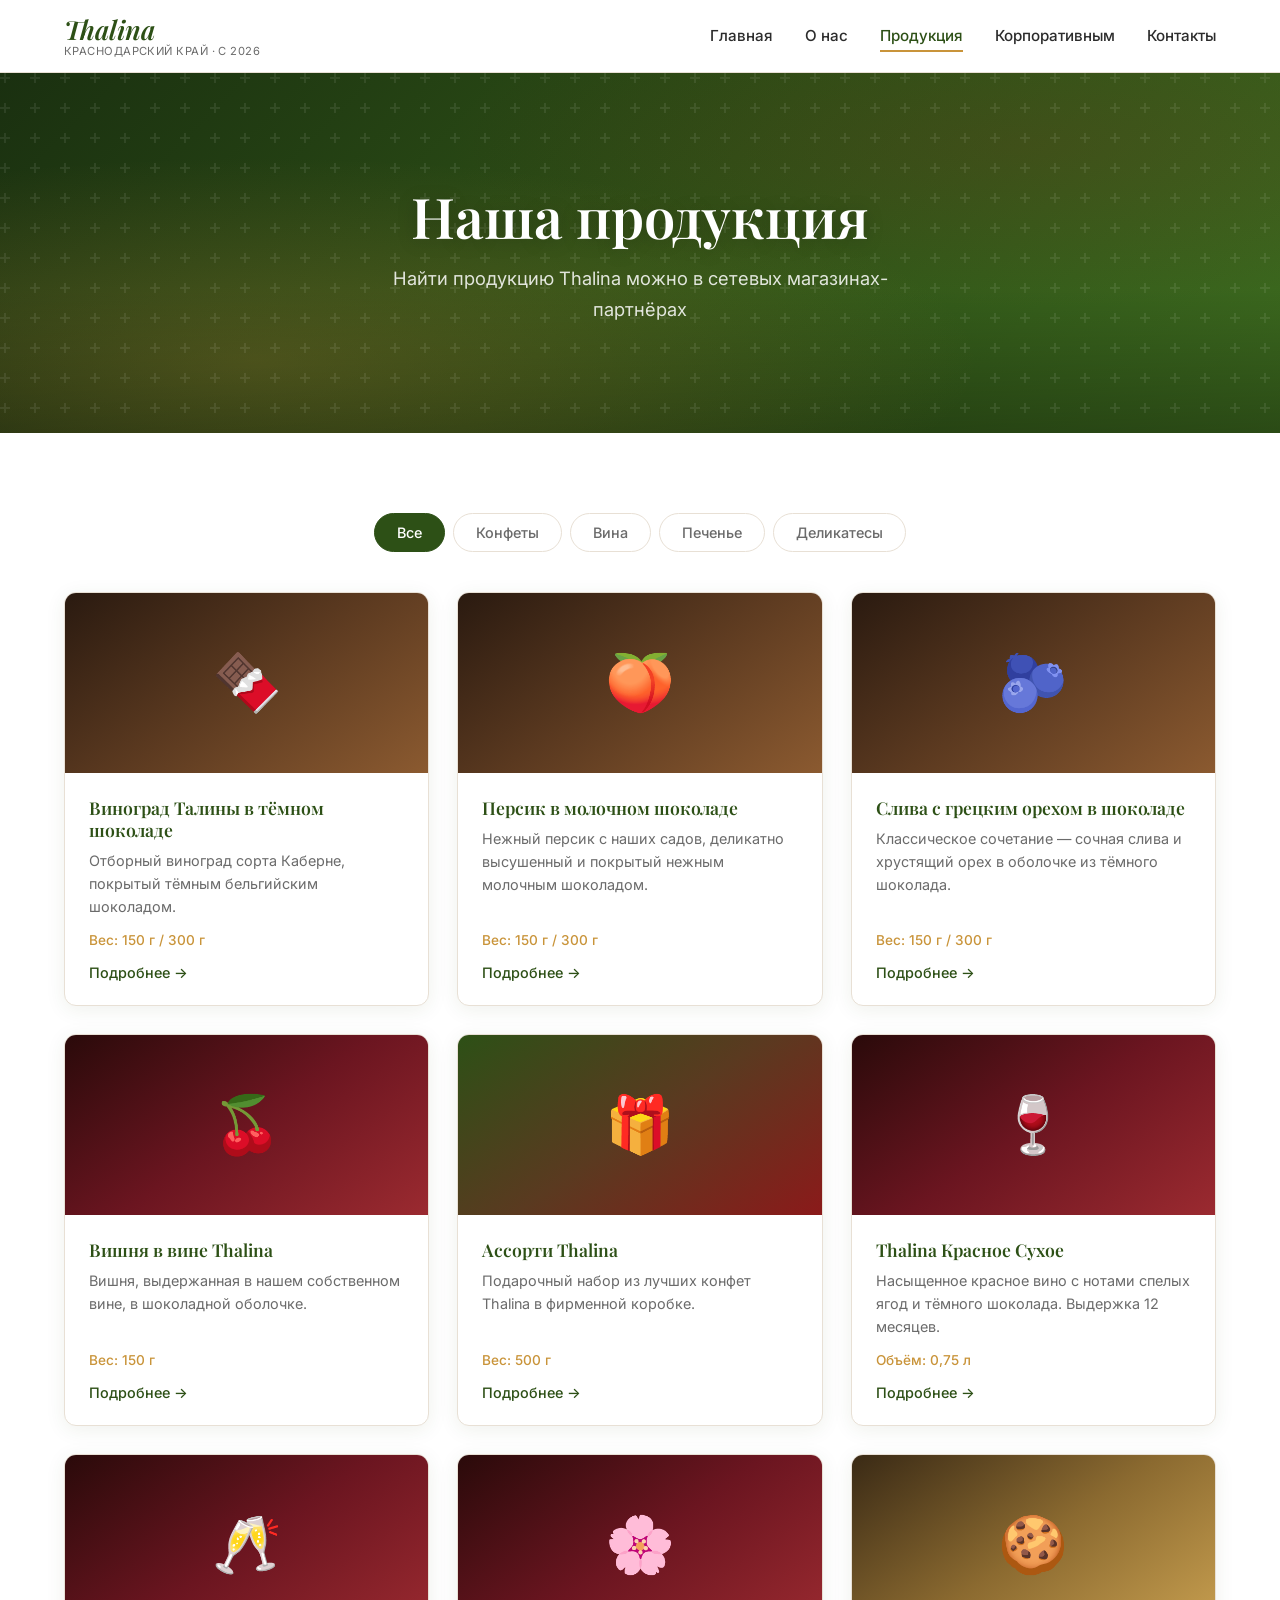
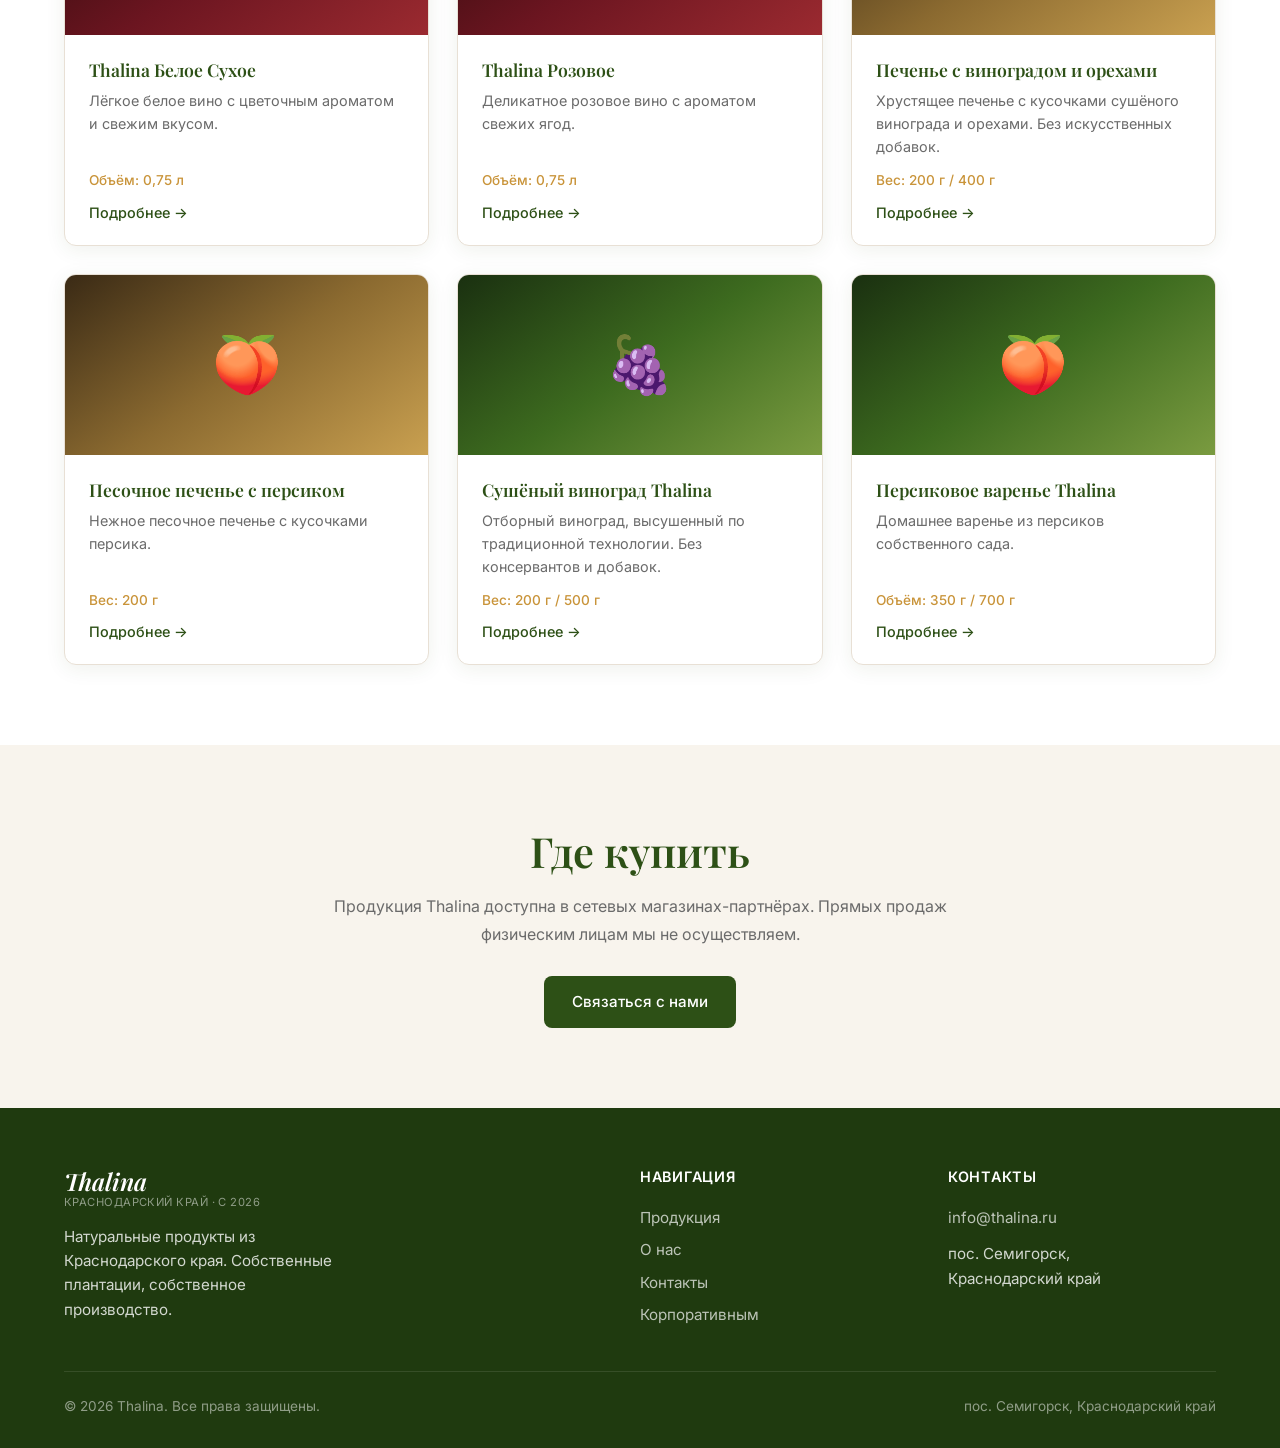
<file: thalina-dd/catalog.html>
<!DOCTYPE html>
<html lang="ru">
<head>
  <meta charset="UTF-8">
  <meta name="viewport" content="width=device-width, initial-scale=1.0">
  <title>Продукция — Thalina</title>
  <meta name="description" content="Каталог продукции Thalina: шоколадные конфеты, вина, печенье и фруктовые деликатесы собственного производства.">
  <link rel="preconnect" href="https://fonts.googleapis.com">
  <link rel="preconnect" href="https://fonts.gstatic.com" crossorigin>
  <link href="https://fonts.googleapis.com/css2?family=Inter:wght@400;500;600&family=Playfair+Display:ital,wght@0,600;0,700;1,600&display=swap" rel="stylesheet">
  <link rel="stylesheet" href="style.css">
</head>
<body>
  <header class="header">
    <div class="container header-inner">
      <a href="index.html" class="logo">
        <span class="logo-name">Thalina</span>
        <span class="logo-tagline">Краснодарский край · с 2026</span>
      </a>
      <nav class="nav">
        <a href="index.html">Главная</a>
        <a href="about.html">О нас</a>
        <a href="catalog.html" class="active">Продукция</a>
        <a href="corporate.html">Корпоративным</a>
        <a href="contacts.html">Контакты</a>
      </nav>
      <button class="burger" aria-label="Меню">
        <span></span><span></span><span></span>
      </button>
    </div>
    <nav class="mobile-nav">
      <a href="index.html">Главная</a>
      <a href="about.html">О нас</a>
      <a href="catalog.html" class="active">Продукция</a>
      <a href="corporate.html">Корпоративным</a>
      <a href="contacts.html">Контакты</a>
    </nav>
  </header>

  <!-- Hero -->
  <section class="hero hero-page">
    <div class="hero-pattern"></div>
    <div class="container">
      <div class="hero-content fade-up">
        <h1>Наша продукция</h1>
        <p class="subtitle">Найти продукцию Thalina можно в сетевых магазинах-партнёрах</p>
      </div>
    </div>
  </section>

  <!-- Catalog -->
  <section class="section">
    <div class="container">
      <!-- Tabs -->
      <div class="tabs fade-up">
        <button class="tab-btn active" data-filter="all">Все</button>
        <button class="tab-btn" data-filter="candy">Конфеты</button>
        <button class="tab-btn" data-filter="wine">Вина</button>
        <button class="tab-btn" data-filter="cookie">Печенье</button>
        <button class="tab-btn" data-filter="delicacy">Деликатесы</button>
      </div>

      <!-- Products -->
      <div class="catalog-grid">
        <!-- Candy 1 -->
        <div class="product-card fade-up" data-category="candy">
          <div class="product-img choc">🍫</div>
          <div class="product-body">
            <h3>Виноград Талины в тёмном шоколаде</h3>
            <p class="desc">Отборный виноград сорта Каберне, покрытый тёмным бельгийским шоколадом.</p>
            <div class="weight">Вес: 150 г / 300 г</div>
            <button class="btn-details"><span class="label">Подробнее</span> <span class="arrow">→</span></button>
            <div class="product-details">
              <div class="composition">
                <strong>Состав:</strong>
                виноград собственных плантаций, тёмный шоколад (какао 72%), натуральная ваниль
              </div>
            </div>
          </div>
        </div>

        <!-- Candy 2 -->
        <div class="product-card fade-up" data-category="candy">
          <div class="product-img choc">🍑</div>
          <div class="product-body">
            <h3>Персик в молочном шоколаде</h3>
            <p class="desc">Нежный персик с наших садов, деликатно высушенный и покрытый нежным молочным шоколадом.</p>
            <div class="weight">Вес: 150 г / 300 г</div>
            <button class="btn-details"><span class="label">Подробнее</span> <span class="arrow">→</span></button>
            <div class="product-details">
              <div class="composition">
                <strong>Состав:</strong>
                сушёный персик, молочный шоколад, какао-масло, сахар
              </div>
            </div>
          </div>
        </div>

        <!-- Candy 3 -->
        <div class="product-card fade-up" data-category="candy">
          <div class="product-img choc">🫐</div>
          <div class="product-body">
            <h3>Слива с грецким орехом в шоколаде</h3>
            <p class="desc">Классическое сочетание — сочная слива и хрустящий орех в оболочке из тёмного шоколада.</p>
            <div class="weight">Вес: 150 г / 300 г</div>
            <button class="btn-details"><span class="label">Подробнее</span> <span class="arrow">→</span></button>
            <div class="product-details">
              <div class="composition">
                <strong>Состав:</strong>
                слива, грецкий орех, тёмный шоколад
              </div>
            </div>
          </div>
        </div>

        <!-- Candy 4 -->
        <div class="product-card fade-up" data-category="candy">
          <div class="product-img wine">🍒</div>
          <div class="product-body">
            <h3>Вишня в вине Thalina</h3>
            <p class="desc">Вишня, выдержанная в нашем собственном вине, в шоколадной оболочке.</p>
            <div class="weight">Вес: 150 г</div>
            <button class="btn-details"><span class="label">Подробнее</span> <span class="arrow">→</span></button>
            <div class="product-details">
              <div class="composition">
                <strong>Состав:</strong>
                вишня, вино Thalina, тёмный шоколад, какао-масло
              </div>
            </div>
          </div>
        </div>

        <!-- Candy 5 -->
        <div class="product-card fade-up" data-category="candy">
          <div class="product-img assorti">🎁</div>
          <div class="product-body">
            <h3>Ассорти Thalina</h3>
            <p class="desc">Подарочный набор из лучших конфет Thalina в фирменной коробке.</p>
            <div class="weight">Вес: 500 г</div>
            <button class="btn-details"><span class="label">Подробнее</span> <span class="arrow">→</span></button>
            <div class="product-details">
              <div class="composition">
                <strong>Состав:</strong>
                виноград, персик, слива, вишня, тёмный и молочный шоколад
              </div>
            </div>
          </div>
        </div>

        <!-- Wine 1 -->
        <div class="product-card fade-up" data-category="wine">
          <div class="product-img wine">🍷</div>
          <div class="product-body">
            <h3>Thalina Красное Сухое</h3>
            <p class="desc">Насыщенное красное вино с нотами спелых ягод и тёмного шоколада. Выдержка 12 месяцев.</p>
            <div class="weight">Объём: 0,75 л</div>
            <button class="btn-details"><span class="label">Подробнее</span> <span class="arrow">→</span></button>
            <div class="product-details">
              <div class="composition">
                <strong>Состав:</strong>
                виноград Каберне Совиньон, Мерло (собственные плантации)
              </div>
            </div>
          </div>
        </div>

        <!-- Wine 2 -->
        <div class="product-card fade-up" data-category="wine">
          <div class="product-img wine">🥂</div>
          <div class="product-body">
            <h3>Thalina Белое Сухое</h3>
            <p class="desc">Лёгкое белое вино с цветочным ароматом и свежим вкусом.</p>
            <div class="weight">Объём: 0,75 л</div>
            <button class="btn-details"><span class="label">Подробнее</span> <span class="arrow">→</span></button>
            <div class="product-details">
              <div class="composition">
                <strong>Состав:</strong>
                виноград Шардоне (собственные плантации)
              </div>
            </div>
          </div>
        </div>

        <!-- Wine 3 -->
        <div class="product-card fade-up" data-category="wine">
          <div class="product-img wine">🌸</div>
          <div class="product-body">
            <h3>Thalina Розовое</h3>
            <p class="desc">Деликатное розовое вино с ароматом свежих ягод.</p>
            <div class="weight">Объём: 0,75 л</div>
            <button class="btn-details"><span class="label">Подробнее</span> <span class="arrow">→</span></button>
            <div class="product-details">
              <div class="composition">
                <strong>Состав:</strong>
                виноград Мерло, Каберне (собственные плантации)
              </div>
            </div>
          </div>
        </div>

        <!-- Cookie 1 -->
        <div class="product-card fade-up" data-category="cookie">
          <div class="product-img cookie">🍪</div>
          <div class="product-body">
            <h3>Печенье с виноградом и орехами</h3>
            <p class="desc">Хрустящее печенье с кусочками сушёного винограда и орехами. Без искусственных добавок.</p>
            <div class="weight">Вес: 200 г / 400 г</div>
            <button class="btn-details"><span class="label">Подробнее</span> <span class="arrow">→</span></button>
            <div class="product-details">
              <div class="composition">
                <strong>Состав:</strong>
                мука, масло, виноград, грецкий орех, мёд, яйца
              </div>
            </div>
          </div>
        </div>

        <!-- Cookie 2 -->
        <div class="product-card fade-up" data-category="cookie">
          <div class="product-img cookie">🍑</div>
          <div class="product-body">
            <h3>Песочное печенье с персиком</h3>
            <p class="desc">Нежное песочное печенье с кусочками персика.</p>
            <div class="weight">Вес: 200 г</div>
            <button class="btn-details"><span class="label">Подробнее</span> <span class="arrow">→</span></button>
            <div class="product-details">
              <div class="composition">
                <strong>Состав:</strong>
                мука, масло, персик, сахар, яйца, ваниль
              </div>
            </div>
          </div>
        </div>

        <!-- Delicacy 1 -->
        <div class="product-card fade-up" data-category="delicacy">
          <div class="product-img fruit">🍇</div>
          <div class="product-body">
            <h3>Сушёный виноград Thalina</h3>
            <p class="desc">Отборный виноград, высушенный по традиционной технологии. Без консервантов и добавок.</p>
            <div class="weight">Вес: 200 г / 500 г</div>
            <button class="btn-details"><span class="label">Подробнее</span> <span class="arrow">→</span></button>
            <div class="product-details">
              <div class="composition">
                <strong>Состав:</strong>
                виноград собственных плантаций
              </div>
            </div>
          </div>
        </div>

        <!-- Delicacy 2 -->
        <div class="product-card fade-up" data-category="delicacy">
          <div class="product-img fruit">🍑</div>
          <div class="product-body">
            <h3>Персиковое варенье Thalina</h3>
            <p class="desc">Домашнее варенье из персиков собственного сада.</p>
            <div class="weight">Объём: 350 г / 700 г</div>
            <button class="btn-details"><span class="label">Подробнее</span> <span class="arrow">→</span></button>
            <div class="product-details">
              <div class="composition">
                <strong>Состав:</strong>
                персик, сахар, лимонный сок
              </div>
            </div>
          </div>
        </div>
      </div>
    </div>
  </section>

  <!-- Note -->
  <section class="section bg-light">
    <div class="container">
      <div class="cta-box fade-up">
        <h2>Где купить</h2>
        <p>Продукция Thalina доступна в сетевых магазинах-партнёрах. Прямых продаж физическим лицам мы не осуществляем.</p>
        <a href="contacts.html" class="btn btn-primary">Связаться с нами</a>
      </div>
    </div>
  </section>

  <!-- Footer -->
  <footer class="footer">
    <div class="container">
      <div class="footer-grid">
        <div class="footer-brand">
          <a href="index.html" class="logo">
            <span class="logo-name">Thalina</span>
            <span class="logo-tagline">Краснодарский край · с 2026</span>
          </a>
          <p>Натуральные продукты из Краснодарского края. Собственные плантации, собственное производство.</p>
        </div>
        <div class="footer-links">
          <h4>Навигация</h4>
          <a href="catalog.html">Продукция</a>
          <a href="about.html">О нас</a>
          <a href="contacts.html">Контакты</a>
          <a href="corporate.html">Корпоративным</a>
        </div>
        <div class="footer-links">
          <h4>Контакты</h4>
          <a href="mailto:info@thalina.ru">info@thalina.ru</a>
          <p style="margin-top: 8px; font-size: 0.95rem;">пос. Семигорск,<br>Краснодарский край</p>
        </div>
      </div>
      <div class="footer-bottom">
        <span>© 2026 Thalina. Все права защищены.</span>
        <span>пос. Семигорск, Краснодарский край</span>
      </div>
    </div>
  </footer>

  <script src="script.js"></script>
</body>
</html>
</file>
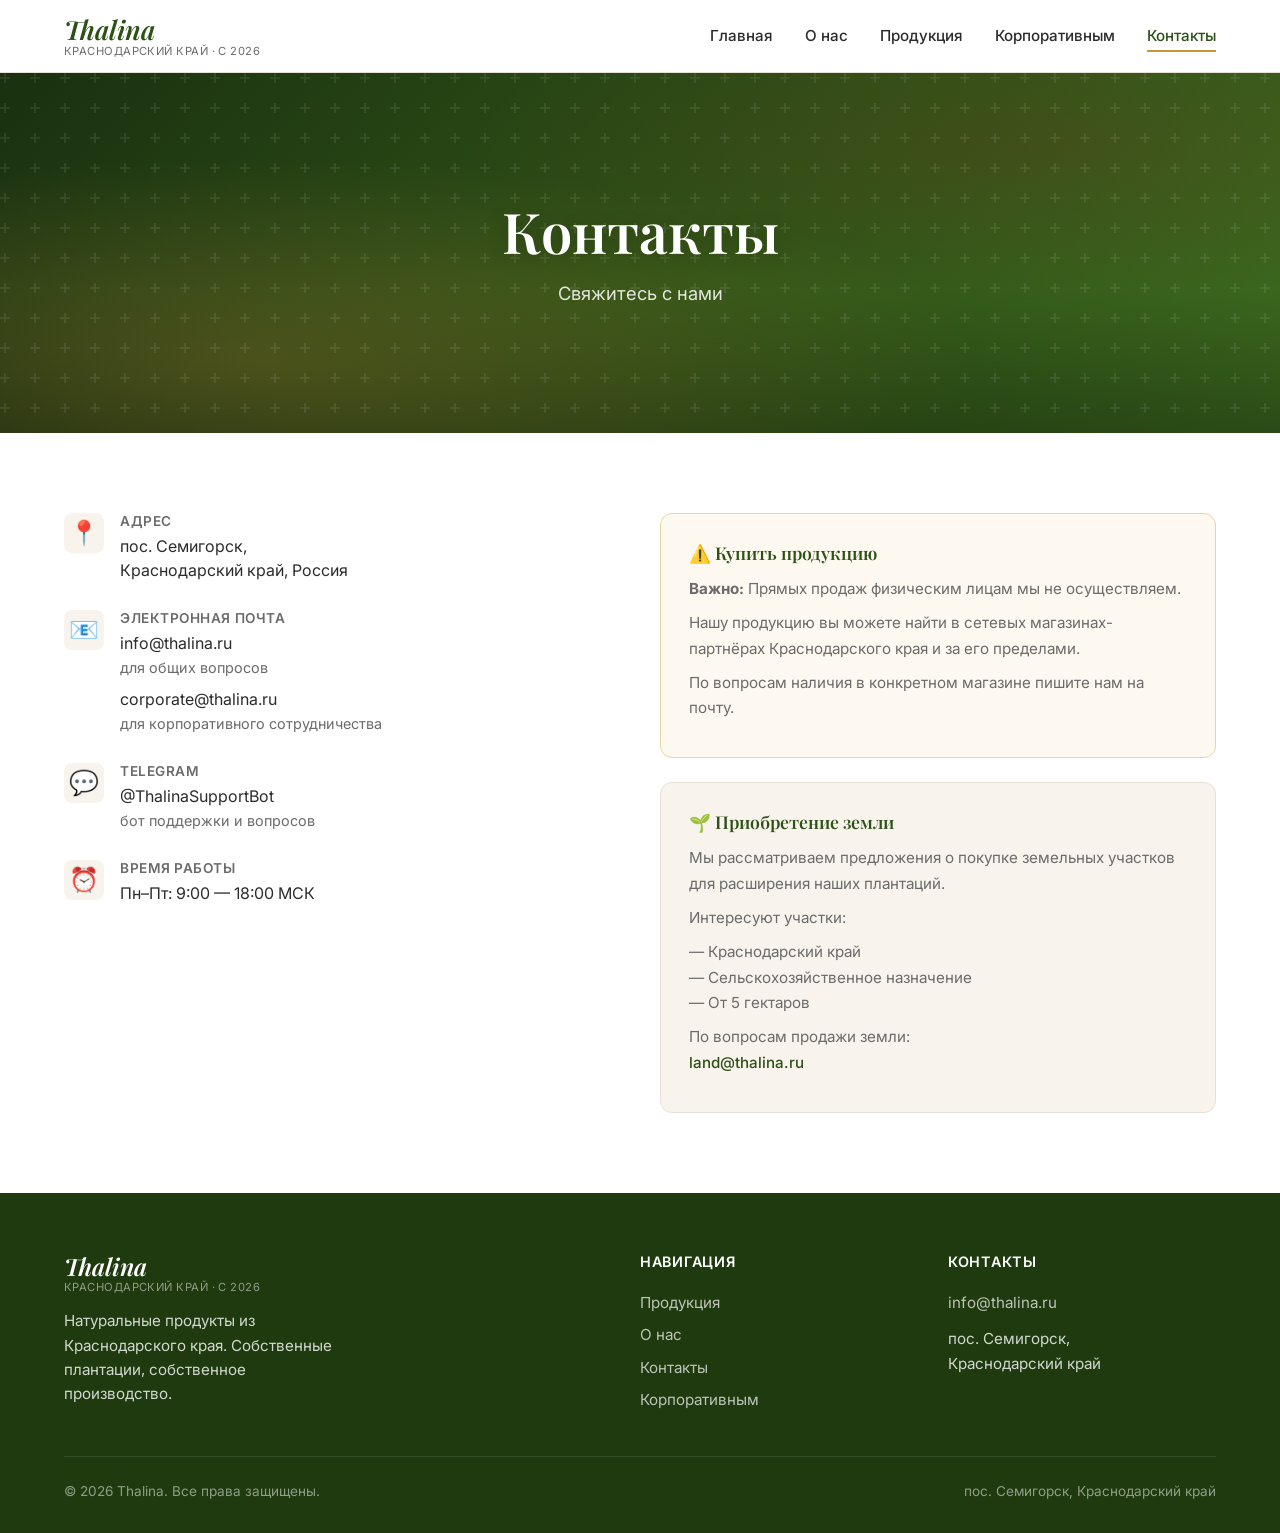
<file: thalina-dd/contacts.html>
<!DOCTYPE html>
<html lang="ru">
<head>
  <meta charset="UTF-8">
  <meta name="viewport" content="width=device-width, initial-scale=1.0">
  <title>Контакты — Thalina</title>
  <meta name="description" content="Контакты компании Thalina. Адрес в Семигорске, Краснодарский край. Email для общих и корпоративных вопросов.">
  <link rel="preconnect" href="https://fonts.googleapis.com">
  <link rel="preconnect" href="https://fonts.gstatic.com" crossorigin>
  <link href="https://fonts.googleapis.com/css2?family=Inter:wght@400;500;600&family=Playfair+Display:ital,wght@0,600;0,700;1,600&display=swap" rel="stylesheet">
  <link rel="stylesheet" href="style.css">
</head>
<body>
  <header class="header">
    <div class="container header-inner">
      <a href="index.html" class="logo">
        <span class="logo-name">Thalina</span>
        <span class="logo-tagline">Краснодарский край · с 2026</span>
      </a>
      <nav class="nav">
        <a href="index.html">Главная</a>
        <a href="about.html">О нас</a>
        <a href="catalog.html">Продукция</a>
        <a href="corporate.html">Корпоративным</a>
        <a href="contacts.html" class="active">Контакты</a>
      </nav>
      <button class="burger" aria-label="Меню">
        <span></span><span></span><span></span>
      </button>
    </div>
    <nav class="mobile-nav">
      <a href="index.html">Главная</a>
      <a href="about.html">О нас</a>
      <a href="catalog.html">Продукция</a>
      <a href="corporate.html">Корпоративным</a>
      <a href="contacts.html" class="active">Контакты</a>
    </nav>
  </header>

  <!-- Hero -->
  <section class="hero hero-page">
    <div class="hero-pattern"></div>
    <div class="container">
      <div class="hero-content fade-up">
        <h1>Контакты</h1>
        <p class="subtitle">Свяжитесь с нами</p>
      </div>
    </div>
  </section>

  <!-- Contacts -->
  <section class="section">
    <div class="container">
      <div class="contacts-grid">
        <div class="contact-info fade-up">
          <div class="contact-item">
            <div class="icon">📍</div>
            <div>
              <h4>Адрес</h4>
              <p>пос. Семигорск,<br>Краснодарский край, Россия</p>
            </div>
          </div>
          <div class="contact-item">
            <div class="icon">📧</div>
            <div>
              <h4>Электронная почта</h4>
              <p>
                <a href="mailto:info@thalina.ru">info@thalina.ru</a><br>
                <span style="font-size: 0.9rem; color: var(--text-muted);">для общих вопросов</span>
              </p>
              <p style="margin-top: 8px;">
                <a href="mailto:corporate@thalina.ru">corporate@thalina.ru</a><br>
                <span style="font-size: 0.9rem; color: var(--text-muted);">для корпоративного сотрудничества</span>
              </p>
            </div>
          </div>
          <div class="contact-item">
            <div class="icon">💬</div>
            <div>
              <h4>Telegram</h4>
              <p><a href="https://t.me/ThalinaSupportBot" target="_blank" rel="noopener">@ThalinaSupportBot</a><br>
              <span style="font-size: 0.9rem; color: var(--text-muted);">бот поддержки и вопросов</span></p>
            </div>
          </div>
          <div class="contact-item">
            <div class="icon">⏰</div>
            <div>
              <h4>Время работы</h4>
              <p>Пн–Пт: 9:00 — 18:00 МСК</p>
            </div>
          </div>
        </div>

        <div class="contact-boxes fade-up">
          <div class="info-box warning">
            <h3>⚠️ Купить продукцию</h3>
            <p><strong>Важно:</strong> Прямых продаж физическим лицам мы не осуществляем.</p>
            <p>Нашу продукцию вы можете найти в сетевых магазинах-партнёрах Краснодарского края и за его пределами.</p>
            <p>По вопросам наличия в конкретном магазине пишите нам на почту.</p>
          </div>
          <div class="info-box">
            <h3>🌱 Приобретение земли</h3>
            <p>Мы рассматриваем предложения о покупке земельных участков для расширения наших плантаций.</p>
            <p>Интересуют участки:</p>
            <p>— Краснодарский край<br>
               — Сельскохозяйственное назначение<br>
               — От 5 гектаров</p>
            <p>По вопросам продажи земли:<br>
              <a href="mailto:land@thalina.ru">land@thalina.ru</a>
            </p>
          </div>
        </div>
      </div>
    </div>
  </section>

  <!-- Footer -->
  <footer class="footer">
    <div class="container">
      <div class="footer-grid">
        <div class="footer-brand">
          <a href="index.html" class="logo">
            <span class="logo-name">Thalina</span>
            <span class="logo-tagline">Краснодарский край · с 2026</span>
          </a>
          <p>Натуральные продукты из Краснодарского края. Собственные плантации, собственное производство.</p>
        </div>
        <div class="footer-links">
          <h4>Навигация</h4>
          <a href="catalog.html">Продукция</a>
          <a href="about.html">О нас</a>
          <a href="contacts.html">Контакты</a>
          <a href="corporate.html">Корпоративным</a>
        </div>
        <div class="footer-links">
          <h4>Контакты</h4>
          <a href="mailto:info@thalina.ru">info@thalina.ru</a>
          <p style="margin-top: 8px; font-size: 0.95rem;">пос. Семигорск,<br>Краснодарский край</p>
        </div>
      </div>
      <div class="footer-bottom">
        <span>© 2026 Thalina. Все права защищены.</span>
        <span>пос. Семигорск, Краснодарский край</span>
      </div>
    </div>
  </footer>

  <script src="script.js"></script>
</body>
</html>
</file>
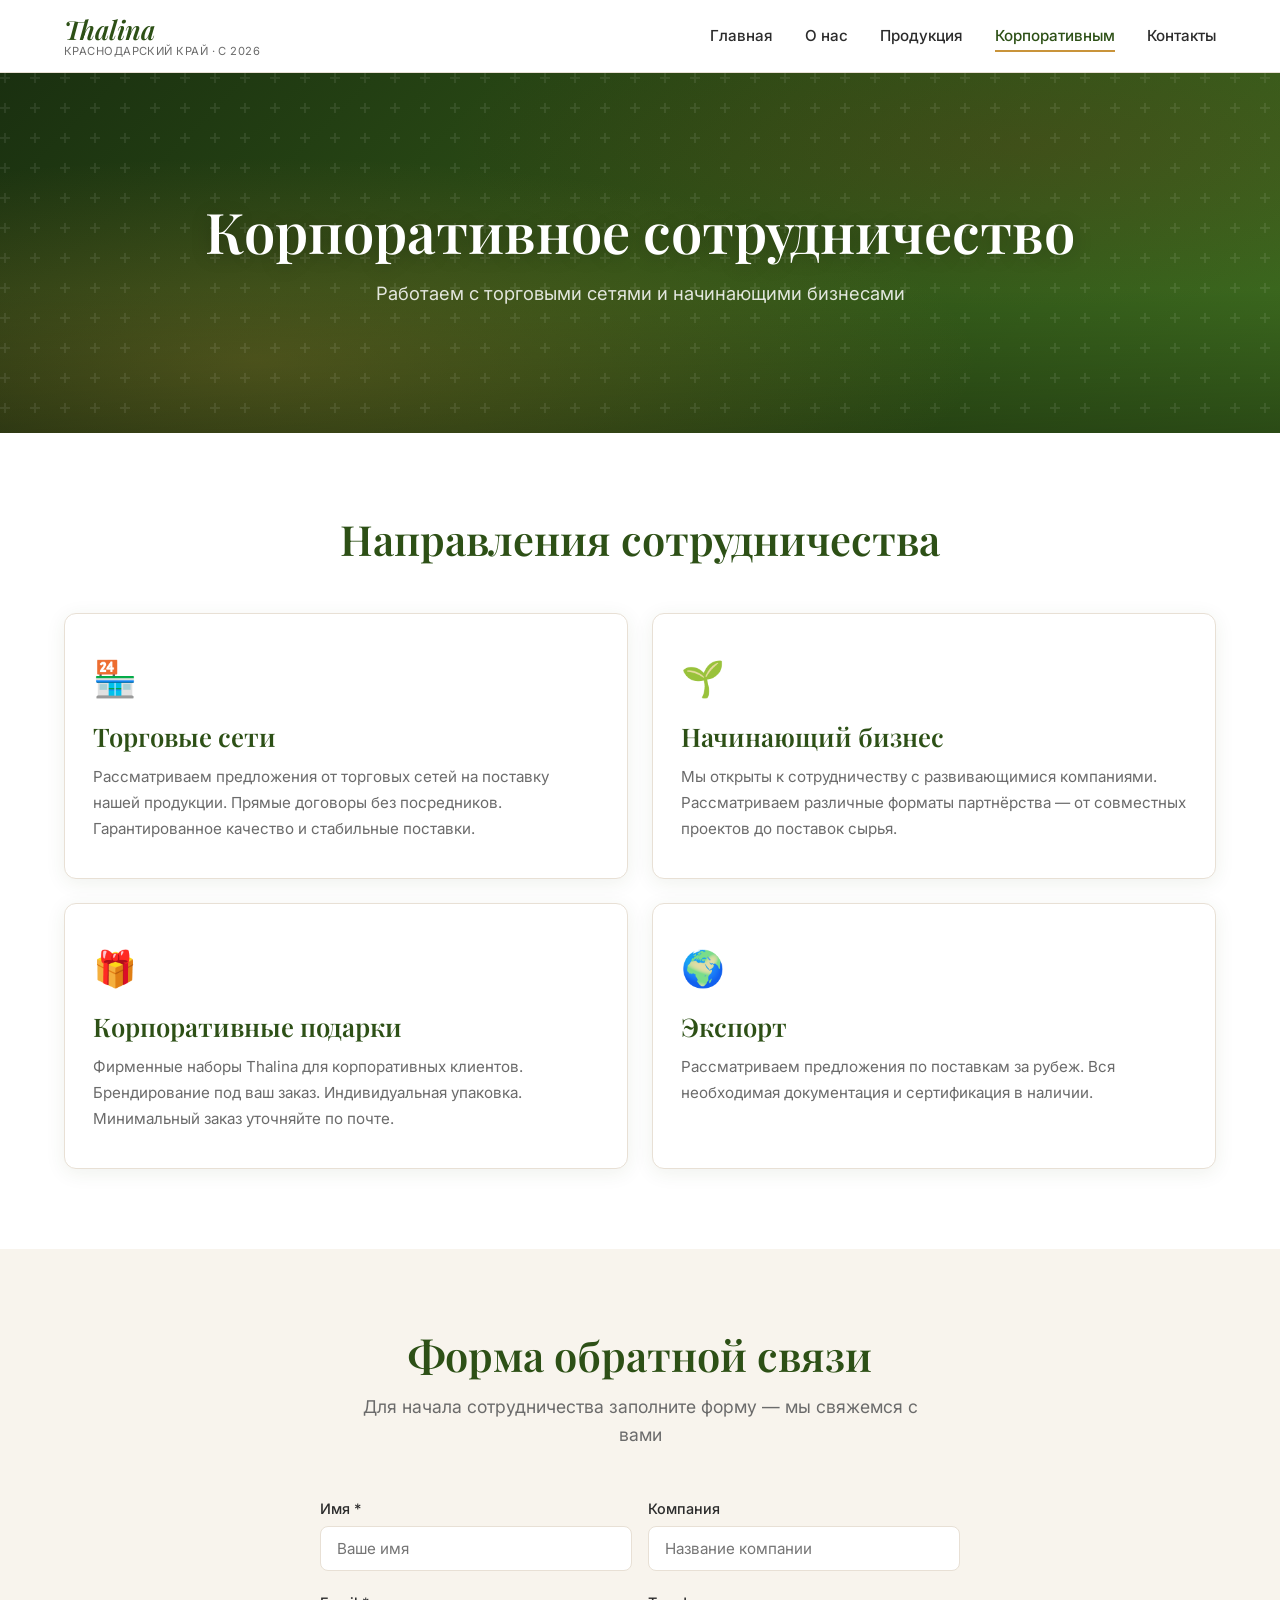
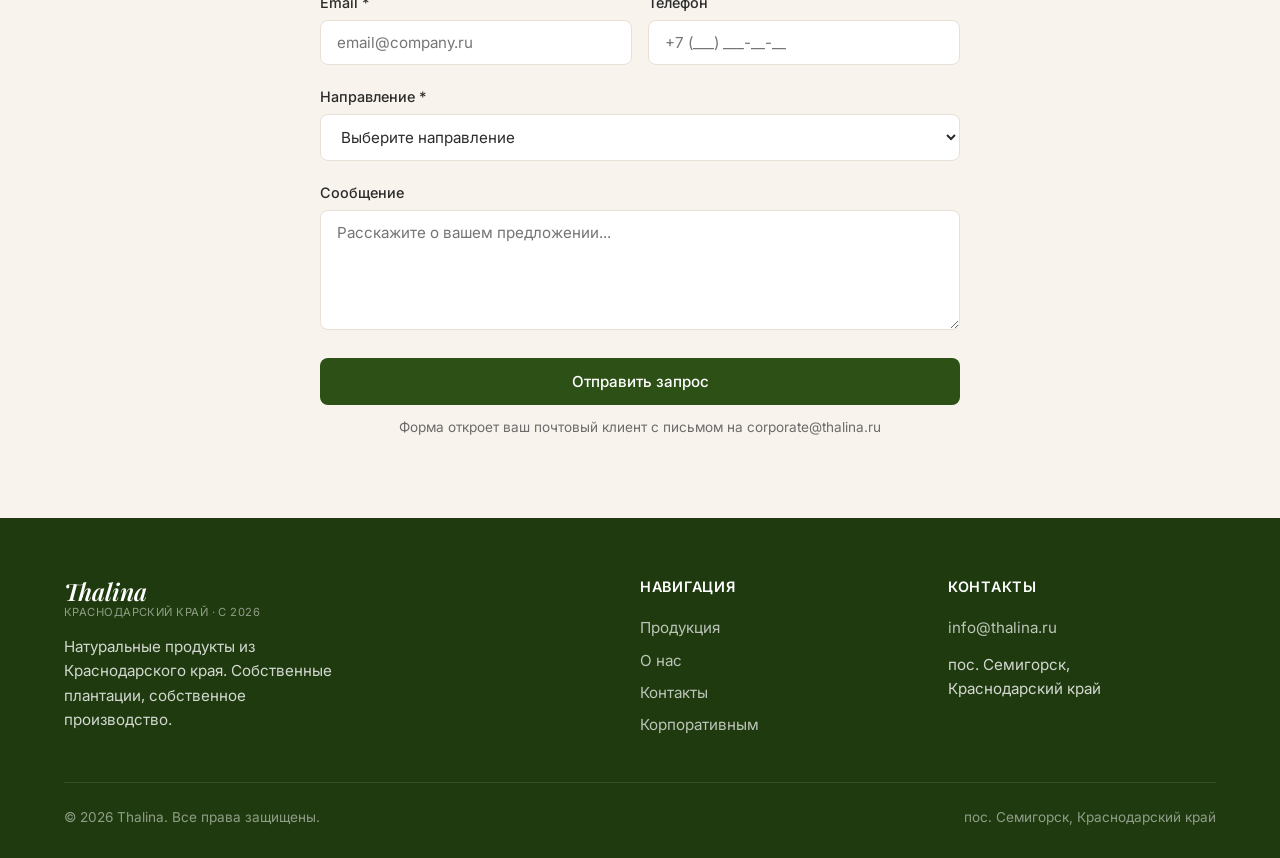
<file: thalina-dd/corporate.html>
<!DOCTYPE html>
<html lang="ru">
<head>
  <meta charset="UTF-8">
  <meta name="viewport" content="width=device-width, initial-scale=1.0">
  <title>Корпоративным — Thalina</title>
  <meta name="description" content="Корпоративное сотрудничество с Thalina. Поставки для торговых сетей, партнёрство с начинающим бизнесом, корпоративные подарки и экспорт.">
  <link rel="preconnect" href="https://fonts.googleapis.com">
  <link rel="preconnect" href="https://fonts.gstatic.com" crossorigin>
  <link href="https://fonts.googleapis.com/css2?family=Inter:wght@400;500;600&family=Playfair+Display:ital,wght@0,600;0,700;1,600&display=swap" rel="stylesheet">
  <link rel="stylesheet" href="style.css">
</head>
<body>
  <header class="header">
    <div class="container header-inner">
      <a href="index.html" class="logo">
        <span class="logo-name">Thalina</span>
        <span class="logo-tagline">Краснодарский край · с 2026</span>
      </a>
      <nav class="nav">
        <a href="index.html">Главная</a>
        <a href="about.html">О нас</a>
        <a href="catalog.html">Продукция</a>
        <a href="corporate.html" class="active">Корпоративным</a>
        <a href="contacts.html">Контакты</a>
      </nav>
      <button class="burger" aria-label="Меню">
        <span></span><span></span><span></span>
      </button>
    </div>
    <nav class="mobile-nav">
      <a href="index.html">Главная</a>
      <a href="about.html">О нас</a>
      <a href="catalog.html">Продукция</a>
      <a href="corporate.html" class="active">Корпоративным</a>
      <a href="contacts.html">Контакты</a>
    </nav>
  </header>

  <!-- Hero -->
  <section class="hero hero-page">
    <div class="hero-pattern"></div>
    <div class="container">
      <div class="hero-content fade-up">
        <h1>Корпоративное сотрудничество</h1>
        <p class="subtitle">Работаем с торговыми сетями и начинающими бизнесами</p>
      </div>
    </div>
  </section>

  <!-- Directions -->
  <section class="section">
    <div class="container">
      <div class="section-header fade-up">
        <h2>Направления сотрудничества</h2>
      </div>
      <div class="coop-grid">
        <div class="coop-card fade-up">
          <div class="icon">🏪</div>
          <h3>Торговые сети</h3>
          <p>Рассматриваем предложения от торговых сетей на поставку нашей продукции. Прямые договоры без посредников. Гарантированное качество и стабильные поставки.</p>
        </div>
        <div class="coop-card fade-up">
          <div class="icon">🌱</div>
          <h3>Начинающий бизнес</h3>
          <p>Мы открыты к сотрудничеству с развивающимися компаниями. Рассматриваем различные форматы партнёрства — от совместных проектов до поставок сырья.</p>
        </div>
        <div class="coop-card fade-up">
          <div class="icon">🎁</div>
          <h3>Корпоративные подарки</h3>
          <p>Фирменные наборы Thalina для корпоративных клиентов. Брендирование под ваш заказ. Индивидуальная упаковка. Минимальный заказ уточняйте по почте.</p>
        </div>
        <div class="coop-card fade-up">
          <div class="icon">🌍</div>
          <h3>Экспорт</h3>
          <p>Рассматриваем предложения по поставкам за рубеж. Вся необходимая документация и сертификация в наличии.</p>
        </div>
      </div>
    </div>
  </section>

  <!-- Form -->
  <section class="section bg-light">
    <div class="container">
      <div class="section-header fade-up">
        <h2>Форма обратной связи</h2>
        <p class="subtitle">Для начала сотрудничества заполните форму — мы свяжемся с вами</p>
      </div>
      <div class="form-section fade-up">
        <form id="coop-form">
          <div class="form-row">
            <div class="form-group">
              <label for="name">Имя *</label>
              <input type="text" id="name" name="name" required placeholder="Ваше имя">
            </div>
            <div class="form-group">
              <label for="company">Компания</label>
              <input type="text" id="company" name="company" placeholder="Название компании">
            </div>
          </div>
          <div class="form-row">
            <div class="form-group">
              <label for="email">Email *</label>
              <input type="email" id="email" name="email" required placeholder="email@company.ru">
            </div>
            <div class="form-group">
              <label for="phone">Телефон</label>
              <input type="tel" id="phone" name="phone" placeholder="+7 (___) ___-__-__">
            </div>
          </div>
          <div class="form-group">
            <label for="direction">Направление *</label>
            <select id="direction" name="direction" required>
              <option value="" disabled selected>Выберите направление</option>
              <option value="Торговая сеть">Торговая сеть</option>
              <option value="Начинающий бизнес">Начинающий бизнес</option>
              <option value="Корпоративные подарки">Корпоративные подарки</option>
              <option value="Экспорт">Экспорт</option>
              <option value="Другое">Другое</option>
            </select>
          </div>
          <div class="form-group">
            <label for="message">Сообщение</label>
            <textarea id="message" name="message" placeholder="Расскажите о вашем предложении..."></textarea>
          </div>
          <button type="submit" class="btn btn-primary" style="width: 100%;">Отправить запрос</button>
          <p class="form-note">Форма откроет ваш почтовый клиент с письмом на corporate@thalina.ru</p>
        </form>
      </div>
    </div>
  </section>

  <!-- Footer -->
  <footer class="footer">
    <div class="container">
      <div class="footer-grid">
        <div class="footer-brand">
          <a href="index.html" class="logo">
            <span class="logo-name">Thalina</span>
            <span class="logo-tagline">Краснодарский край · с 2026</span>
          </a>
          <p>Натуральные продукты из Краснодарского края. Собственные плантации, собственное производство.</p>
        </div>
        <div class="footer-links">
          <h4>Навигация</h4>
          <a href="catalog.html">Продукция</a>
          <a href="about.html">О нас</a>
          <a href="contacts.html">Контакты</a>
          <a href="corporate.html">Корпоративным</a>
        </div>
        <div class="footer-links">
          <h4>Контакты</h4>
          <a href="mailto:info@thalina.ru">info@thalina.ru</a>
          <p style="margin-top: 8px; font-size: 0.95rem;">пос. Семигорск,<br>Краснодарский край</p>
        </div>
      </div>
      <div class="footer-bottom">
        <span>© 2026 Thalina. Все права защищены.</span>
        <span>пос. Семигорск, Краснодарский край</span>
      </div>
    </div>
  </footer>

  <script src="script.js"></script>
</body>
</html>
</file>
<file: thalina-dd/style.css>
/* Thalina — Premium Natural Brand Styles */
:root {
  --primary: #2d5016;
  --primary-dark: #1f3a0f;
  --primary-light: #3d6b1f;
  --secondary: #c9943a;
  --secondary-light: #e0b35a;
  --accent: #8b1a1a;
  --light: #f8f4ed;
  --white: #ffffff;
  --text: #2c2c2c;
  --text-muted: #6b6b6b;
  --border: #e8e0d5;
  --shadow: 0 4px 20px rgba(45, 80, 22, 0.08);
  --shadow-hover: 0 8px 30px rgba(45, 80, 22, 0.15);
  --radius: 12px;
  --transition: 0.3s ease;
}

*,
*::before,
*::after {
  box-sizing: border-box;
  margin: 0;
  padding: 0;
}

html {
  scroll-behavior: smooth;
  font-size: 16px;
}

body {
  font-family: 'Inter', -apple-system, BlinkMacSystemFont, sans-serif;
  color: var(--text);
  background: var(--white);
  line-height: 1.6;
  overflow-x: hidden;
}

img {
  max-width: 100%;
  height: auto;
  display: block;
}

a {
  color: inherit;
  text-decoration: none;
  transition: color var(--transition);
}

ul {
  list-style: none;
}

/* Typography */
h1, h2, h3, h4, h5 {
  font-family: 'Playfair Display', Georgia, serif;
  font-weight: 600;
  line-height: 1.25;
  color: var(--primary);
}

h1 { font-size: clamp(2.2rem, 5vw, 3.5rem); }
h2 { font-size: clamp(1.8rem, 4vw, 2.6rem); }
h3 { font-size: clamp(1.3rem, 3vw, 1.6rem); }

.subtitle {
  font-size: 1.1rem;
  color: var(--text-muted);
  max-width: 560px;
}

/* Container */
.container {
  width: 100%;
  max-width: 1200px;
  margin: 0 auto;
  padding: 0 24px;
}

/* Buttons */
.btn {
  display: inline-flex;
  align-items: center;
  justify-content: center;
  gap: 8px;
  padding: 14px 28px;
  font-family: 'Inter', sans-serif;
  font-size: 0.95rem;
  font-weight: 500;
  border-radius: 8px;
  border: none;
  cursor: pointer;
  transition: all var(--transition);
  text-decoration: none;
}

.btn-primary {
  background: var(--primary);
  color: var(--white);
}

.btn-primary:hover {
  background: var(--primary-dark);
  transform: translateY(-2px);
  box-shadow: var(--shadow-hover);
}

.btn-secondary {
  background: transparent;
  color: var(--primary);
  border: 1.5px solid var(--primary);
}

.btn-secondary:hover {
  background: var(--primary);
  color: var(--white);
}

.btn-gold {
  background: var(--secondary);
  color: var(--white);
}

.btn-gold:hover {
  background: var(--secondary-light);
  transform: translateY(-2px);
}

.btn-light {
  background: var(--white);
  color: var(--primary);
}

.btn-light:hover {
  background: var(--light);
  transform: translateY(-2px);
}

/* ========== HEADER ========== */
.header {
  position: sticky;
  top: 0;
  z-index: 1000;
  background: rgba(255, 255, 255, 0.95);
  backdrop-filter: blur(12px);
  border-bottom: 1px solid var(--border);
  transition: box-shadow var(--transition);
}

.header.scrolled {
  box-shadow: 0 2px 20px rgba(0, 0, 0, 0.06);
}

.header-inner {
  display: flex;
  align-items: center;
  justify-content: space-between;
  height: 72px;
}

.logo {
  display: flex;
  flex-direction: column;
  line-height: 1.15;
}

.logo-name {
  font-family: 'Playfair Display', serif;
  font-style: italic;
  font-size: 1.65rem;
  font-weight: 600;
  color: var(--primary);
}

.logo-tagline {
  font-size: 0.7rem;
  color: var(--text-muted);
  letter-spacing: 0.04em;
  text-transform: uppercase;
}

.nav {
  display: flex;
  align-items: center;
  gap: 32px;
}

.nav a {
  font-size: 0.95rem;
  font-weight: 500;
  color: var(--text);
  position: relative;
  padding: 4px 0;
}

.nav a::after {
  content: '';
  position: absolute;
  bottom: 0;
  left: 0;
  width: 0;
  height: 2px;
  background: var(--secondary);
  transition: width var(--transition);
}

.nav a:hover::after,
.nav a.active::after {
  width: 100%;
}

.nav a:hover,
.nav a.active {
  color: var(--primary);
}

.burger {
  display: none;
  flex-direction: column;
  gap: 5px;
  background: none;
  border: none;
  cursor: pointer;
  padding: 8px;
  z-index: 1001;
}

.burger span {
  display: block;
  width: 24px;
  height: 2px;
  background: var(--primary);
  transition: all var(--transition);
}

.burger.active span:nth-child(1) {
  transform: translateY(7px) rotate(45deg);
}

.burger.active span:nth-child(2) {
  opacity: 0;
}

.burger.active span:nth-child(3) {
  transform: translateY(-7px) rotate(-45deg);
}

.mobile-nav {
  display: none;
  position: fixed;
  top: 72px;
  left: 0;
  right: 0;
  bottom: 0;
  background: var(--white);
  padding: 32px 24px;
  flex-direction: column;
  gap: 8px;
  z-index: 999;
  transform: translateX(100%);
  transition: transform var(--transition);
}

.mobile-nav.open {
  transform: translateX(0);
}

.mobile-nav a {
  font-size: 1.15rem;
  font-weight: 500;
  padding: 14px 0;
  border-bottom: 1px solid var(--border);
  color: var(--text);
}

.mobile-nav a:hover,
.mobile-nav a.active {
  color: var(--primary);
}

/* ========== HERO ========== */
.hero {
  position: relative;
  min-height: 85vh;
  display: flex;
  align-items: center;
  background: linear-gradient(135deg, #1a3010 0%, #2d5016 40%, #3d6b1f 70%, #c9943a 100%);
  overflow: hidden;
}

.hero::before {
  content: '';
  position: absolute;
  inset: 0;
  background:
    radial-gradient(ellipse at 20% 80%, rgba(201, 148, 58, 0.25) 0%, transparent 50%),
    radial-gradient(ellipse at 80% 20%, rgba(139, 26, 26, 0.15) 0%, transparent 40%),
    linear-gradient(to bottom, transparent 60%, rgba(0,0,0,0.3) 100%);
  pointer-events: none;
}

.hero-pattern {
  position: absolute;
  inset: 0;
  opacity: 0.08;
  background-image: url("data:image/svg+xml,%3Csvg width='60' height='60' viewBox='0 0 60 60' xmlns='http://www.w3.org/2000/svg'%3E%3Cg fill='none' fill-rule='evenodd'%3E%3Cg fill='%23ffffff' fill-opacity='1'%3E%3Cpath d='M36 34v-4h-2v4h-4v2h4v4h2v-4h4v-2h-4zm0-30V0h-2v4h-4v2h4v4h2V6h4V4h-4zM6 34v-4H4v4H0v2h4v4h2v-4h4v-2H6zM6 4V0H4v4H0v2h4v4h2V6h4V4H6z'/%3E%3C/g%3E%3C/g%3E%3C/svg%3E");
}

.hero-content {
  position: relative;
  z-index: 1;
  color: var(--white);
  max-width: 700px;
  padding: 80px 0;
}

.hero h1 {
  color: var(--white);
  margin-bottom: 20px;
  text-shadow: 0 2px 20px rgba(0,0,0,0.2);
}

.hero h1 span {
  display: block;
  color: var(--secondary-light);
}

.hero .subtitle {
  color: rgba(255, 255, 255, 0.9);
  font-size: 1.15rem;
  margin-bottom: 36px;
  line-height: 1.7;
}

.hero-page {
  min-height: 40vh;
  background: linear-gradient(135deg, #1a3010 0%, #2d5016 50%, #3d6b1f 100%);
}

.hero-page .hero-content {
  padding: 60px 0;
  text-align: center;
  max-width: 100%;
}

.hero-page h1 {
  margin-bottom: 12px;
}

.hero-page .subtitle {
  margin: 0 auto;
  color: rgba(255,255,255,0.85);
}

/* ========== SECTIONS ========== */
.section {
  padding: 80px 0;
}

.section-header {
  text-align: center;
  margin-bottom: 48px;
}

.section-header h2 {
  margin-bottom: 12px;
}

.section-header .subtitle {
  margin: 0 auto;
}

.bg-light {
  background: var(--light);
}

.bg-primary {
  background: var(--primary);
  color: var(--white);
}

.bg-primary h2,
.bg-primary h3 {
  color: var(--white);
}

.bg-primary .subtitle {
  color: rgba(255, 255, 255, 0.85);
}

/* ========== FEATURES (3 columns) ========== */
.features {
  display: grid;
  grid-template-columns: repeat(3, 1fr);
  gap: 32px;
}

.feature-card {
  background: var(--white);
  border-radius: var(--radius);
  padding: 36px 28px;
  text-align: center;
  box-shadow: var(--shadow);
  transition: transform var(--transition), box-shadow var(--transition);
  border: 1px solid var(--border);
}

.feature-card:hover {
  transform: translateY(-6px);
  box-shadow: var(--shadow-hover);
}

.feature-icon {
  font-size: 2.5rem;
  margin-bottom: 16px;
  display: block;
}

.feature-card h3 {
  margin-bottom: 12px;
  font-size: 1.2rem;
}

.feature-card p {
  color: var(--text-muted);
  font-size: 0.95rem;
  line-height: 1.65;
}

/* ========== ABOUT BRAND ========== */
.about-brand {
  display: grid;
  grid-template-columns: 1fr 1fr;
  gap: 60px;
  align-items: center;
}

.about-brand-image {
  border-radius: var(--radius);
  overflow: hidden;
  aspect-ratio: 4/3;
  background: linear-gradient(145deg, #2d5016 0%, #3d6b1f 30%, #c9943a 70%, #8b1a1a 100%);
  position: relative;
  box-shadow: var(--shadow-hover);
}

.about-brand-image::after {
  content: '🌿';
  position: absolute;
  inset: 0;
  display: flex;
  align-items: center;
  justify-content: center;
  font-size: 5rem;
  opacity: 0.4;
}

.about-brand-text h2 {
  margin-bottom: 20px;
}

.about-brand-text p {
  color: var(--text-muted);
  margin-bottom: 16px;
  line-height: 1.75;
}

/* ========== PRODUCT PREVIEW CARDS ========== */
.products-grid {
  display: grid;
  grid-template-columns: repeat(4, 1fr);
  gap: 24px;
}

.product-preview {
  background: var(--white);
  border-radius: var(--radius);
  overflow: hidden;
  box-shadow: var(--shadow);
  border: 1px solid var(--border);
  transition: transform var(--transition), box-shadow var(--transition);
}

.product-preview:hover {
  transform: translateY(-6px);
  box-shadow: var(--shadow-hover);
}

.product-preview-img {
  height: 160px;
  display: flex;
  align-items: center;
  justify-content: center;
  font-size: 3rem;
  position: relative;
}

.product-preview-img.choc { background: linear-gradient(135deg, #3d2314, #6b3a1f, #c9943a); }
.product-preview-img.wine { background: linear-gradient(135deg, #4a0e0e, #8b1a1a, #c9943a); }
.product-preview-img.cookie { background: linear-gradient(135deg, #5c3d1e, #c9943a, #e8d5a3); }
.product-preview-img.fruit { background: linear-gradient(135deg, #2d5016, #5a8a3a, #c9943a); }

.product-preview-body {
  padding: 20px;
}

.product-preview-body h3 {
  font-size: 1.1rem;
  margin-bottom: 8px;
}

.product-preview-body a {
  display: inline-flex;
  align-items: center;
  gap: 4px;
  color: var(--secondary);
  font-weight: 500;
  font-size: 0.9rem;
  margin-top: 8px;
}

.product-preview-body a:hover {
  color: var(--primary);
}

/* ========== STATS ========== */
.stats {
  display: grid;
  grid-template-columns: repeat(3, 1fr);
  gap: 40px;
  text-align: center;
}

.stat-item {
  padding: 20px;
}

.stat-number {
  font-family: 'Playfair Display', serif;
  font-size: clamp(2.8rem, 6vw, 4rem);
  font-weight: 700;
  color: var(--primary);
  line-height: 1;
  margin-bottom: 8px;
}

.stat-label {
  font-size: 1rem;
  color: var(--text-muted);
  font-weight: 500;
}

/* ========== CTA BOXES ========== */
.cta-box {
  text-align: center;
  max-width: 640px;
  margin: 0 auto;
}

.cta-box h2 {
  margin-bottom: 16px;
}

.cta-box p {
  margin-bottom: 28px;
  color: var(--text-muted);
  line-height: 1.7;
}

.cta-dark {
  background: var(--primary);
  border-radius: var(--radius);
  padding: 60px 40px;
  text-align: center;
}

.cta-dark h2 {
  color: var(--white);
  margin-bottom: 12px;
}

.cta-dark p {
  color: rgba(255,255,255,0.85);
  margin-bottom: 28px;
  max-width: 480px;
  margin-left: auto;
  margin-right: auto;
}

/* ========== ABOUT PAGE ========== */
.history-text {
  max-width: 720px;
  margin: 0 auto;
  text-align: center;
}

.history-text p {
  color: var(--text-muted);
  margin-bottom: 18px;
  line-height: 1.8;
  font-size: 1.05rem;
}

.lands-grid {
  display: grid;
  grid-template-columns: repeat(2, 1fr);
  gap: 24px;
}

.land-card {
  background: var(--white);
  border-radius: var(--radius);
  padding: 32px;
  border: 1px solid var(--border);
  box-shadow: var(--shadow);
  transition: transform var(--transition);
}

.land-card:hover {
  transform: translateY(-4px);
}

.land-card .icon {
  font-size: 2.2rem;
  margin-bottom: 12px;
}

.land-card h3 {
  margin-bottom: 8px;
  font-size: 1.15rem;
}

.land-card .area {
  color: var(--secondary);
  font-weight: 600;
  font-size: 0.9rem;
  margin-bottom: 12px;
}

.land-card p {
  color: var(--text-muted);
  font-size: 0.95rem;
  line-height: 1.65;
}

.production-grid {
  display: grid;
  grid-template-columns: 1fr 1fr;
  gap: 32px;
}

.production-card {
  background: var(--light);
  border-radius: var(--radius);
  padding: 40px 32px;
  border: 1px solid var(--border);
}

.production-card .icon {
  font-size: 2.5rem;
  margin-bottom: 16px;
}

.production-card h3 {
  margin-bottom: 12px;
}

.production-card p {
  color: var(--text-muted);
  line-height: 1.7;
}

.standards {
  display: grid;
  grid-template-columns: repeat(auto-fit, minmax(240px, 1fr));
  gap: 16px;
}

.standard-item {
  display: flex;
  align-items: flex-start;
  gap: 12px;
  padding: 16px 20px;
  background: var(--white);
  border-radius: 8px;
  border: 1px solid var(--border);
}

.standard-item .check {
  color: var(--primary);
  font-size: 1.2rem;
  flex-shrink: 0;
}

.standard-item span {
  font-size: 0.95rem;
  color: var(--text);
}

/* ========== CATALOG ========== */
.tabs {
  display: flex;
  flex-wrap: wrap;
  justify-content: center;
  gap: 8px;
  margin-bottom: 40px;
}

.tab-btn {
  padding: 10px 22px;
  font-family: 'Inter', sans-serif;
  font-size: 0.9rem;
  font-weight: 500;
  background: var(--white);
  border: 1.5px solid var(--border);
  border-radius: 30px;
  cursor: pointer;
  color: var(--text-muted);
  transition: all var(--transition);
}

.tab-btn:hover {
  border-color: var(--primary);
  color: var(--primary);
}

.tab-btn.active {
  background: var(--primary);
  border-color: var(--primary);
  color: var(--white);
}

.catalog-grid {
  display: grid;
  grid-template-columns: repeat(3, 1fr);
  gap: 28px;
}

.product-card {
  background: var(--white);
  border-radius: var(--radius);
  overflow: hidden;
  border: 1px solid var(--border);
  box-shadow: var(--shadow);
  transition: transform var(--transition), box-shadow var(--transition);
  display: flex;
  flex-direction: column;
}

.product-card:hover {
  transform: translateY(-4px);
  box-shadow: var(--shadow-hover);
}

.product-card.hidden {
  display: none;
}

.product-img {
  height: 180px;
  display: flex;
  align-items: center;
  justify-content: center;
  font-size: 3.5rem;
}

.product-img.choc { background: linear-gradient(145deg, #2a1a10, #5c3a20, #8b5a30); }
.product-img.wine { background: linear-gradient(145deg, #2a0a0a, #6b1520, #9b2a30); }
.product-img.cookie { background: linear-gradient(145deg, #3a2a15, #8b6a30, #c9a050); }
.product-img.fruit { background: linear-gradient(145deg, #1a3010, #3d6b1f, #7a9b40); }
.product-img.assorti { background: linear-gradient(145deg, #2d5016, #5a3a20, #8b1a1a); }

.product-body {
  padding: 24px;
  flex: 1;
  display: flex;
  flex-direction: column;
}

.product-body h3 {
  font-size: 1.1rem;
  margin-bottom: 8px;
}

.product-body .desc {
  color: var(--text-muted);
  font-size: 0.9rem;
  line-height: 1.6;
  margin-bottom: 12px;
  flex: 1;
}

.product-body .weight {
  font-size: 0.85rem;
  color: var(--secondary);
  font-weight: 500;
  margin-bottom: 12px;
}

.product-details {
  max-height: 0;
  overflow: hidden;
  transition: max-height 0.4s ease;
}

.product-details.open {
  max-height: 200px;
}

.product-details .composition {
  font-size: 0.85rem;
  color: var(--text-muted);
  padding: 12px 0 0;
  border-top: 1px solid var(--border);
  margin-top: 8px;
  line-height: 1.55;
}

.product-details .composition strong {
  color: var(--text);
  display: block;
  margin-bottom: 4px;
}

.btn-details {
  background: none;
  border: none;
  color: var(--primary);
  font-family: 'Inter', sans-serif;
  font-size: 0.9rem;
  font-weight: 500;
  cursor: pointer;
  padding: 0;
  text-align: left;
  display: inline-flex;
  align-items: center;
  gap: 4px;
  transition: color var(--transition);
}

.btn-details:hover {
  color: var(--secondary);
}

.btn-details .arrow {
  transition: transform var(--transition);
}

.btn-details.open .arrow {
  transform: rotate(90deg);
}

/* ========== CORPORATE ========== */
.coop-grid {
  display: grid;
  grid-template-columns: repeat(2, 1fr);
  gap: 24px;
}

.coop-card {
  background: var(--white);
  border-radius: var(--radius);
  padding: 36px 28px;
  border: 1px solid var(--border);
  box-shadow: var(--shadow);
  transition: transform var(--transition);
}

.coop-card:hover {
  transform: translateY(-4px);
}

.coop-card .icon {
  font-size: 2.2rem;
  margin-bottom: 14px;
}

.coop-card h3 {
  margin-bottom: 12px;
}

.coop-card p {
  color: var(--text-muted);
  font-size: 0.95rem;
  line-height: 1.7;
}

/* Form */
.form-section {
  max-width: 640px;
  margin: 0 auto;
}

.form-group {
  margin-bottom: 20px;
}

.form-group label {
  display: block;
  font-size: 0.9rem;
  font-weight: 500;
  margin-bottom: 6px;
  color: var(--text);
}

.form-group input,
.form-group select,
.form-group textarea {
  width: 100%;
  padding: 12px 16px;
  font-family: 'Inter', sans-serif;
  font-size: 0.95rem;
  border: 1.5px solid var(--border);
  border-radius: 8px;
  background: var(--white);
  color: var(--text);
  transition: border-color var(--transition);
}

.form-group input:focus,
.form-group select:focus,
.form-group textarea:focus {
  outline: none;
  border-color: var(--primary);
}

.form-group textarea {
  min-height: 120px;
  resize: vertical;
}

.form-row {
  display: grid;
  grid-template-columns: 1fr 1fr;
  gap: 16px;
}

.form-note {
  font-size: 0.85rem;
  color: var(--text-muted);
  margin-top: 12px;
  text-align: center;
}

/* ========== CONTACTS ========== */
.contacts-grid {
  display: grid;
  grid-template-columns: 1fr 1fr;
  gap: 40px;
}

.contact-info {
  display: flex;
  flex-direction: column;
  gap: 28px;
}

.contact-item {
  display: flex;
  gap: 16px;
  align-items: flex-start;
}

.contact-item .icon {
  font-size: 1.5rem;
  flex-shrink: 0;
  width: 40px;
  height: 40px;
  display: flex;
  align-items: center;
  justify-content: center;
  background: var(--light);
  border-radius: 8px;
}

.contact-item h4 {
  font-family: 'Inter', sans-serif;
  font-size: 0.85rem;
  font-weight: 600;
  text-transform: uppercase;
  letter-spacing: 0.04em;
  color: var(--text-muted);
  margin-bottom: 4px;
}

.contact-item p,
.contact-item a {
  font-size: 1rem;
  color: var(--text);
  line-height: 1.5;
}

.contact-item a:hover {
  color: var(--primary);
}

.contact-boxes {
  display: flex;
  flex-direction: column;
  gap: 24px;
}

.info-box {
  background: var(--light);
  border-radius: var(--radius);
  padding: 28px;
  border: 1px solid var(--border);
}

.info-box.warning {
  background: #fef9f0;
  border-color: #e8d5a3;
}

.info-box h3 {
  font-size: 1.1rem;
  margin-bottom: 12px;
  display: flex;
  align-items: center;
  gap: 8px;
}

.info-box p {
  color: var(--text-muted);
  font-size: 0.95rem;
  line-height: 1.7;
  margin-bottom: 8px;
}

.info-box a {
  color: var(--primary);
  font-weight: 500;
}

.info-box a:hover {
  color: var(--secondary);
}

/* ========== FOOTER ========== */
.footer {
  background: var(--primary-dark);
  color: rgba(255, 255, 255, 0.8);
  padding: 60px 0 30px;
}

.footer-grid {
  display: grid;
  grid-template-columns: 2fr 1fr 1fr;
  gap: 40px;
  margin-bottom: 40px;
}

.footer .logo-name {
  color: var(--white);
  font-size: 1.5rem;
}

.footer .logo-tagline {
  color: rgba(255, 255, 255, 0.5);
}

.footer-brand p {
  margin-top: 16px;
  font-size: 0.95rem;
  line-height: 1.6;
  max-width: 280px;
}

.footer h4 {
  font-family: 'Inter', sans-serif;
  font-size: 0.9rem;
  font-weight: 600;
  text-transform: uppercase;
  letter-spacing: 0.05em;
  color: var(--white);
  margin-bottom: 16px;
}

.footer-links a {
  display: block;
  padding: 4px 0;
  font-size: 0.95rem;
  color: rgba(255, 255, 255, 0.7);
  transition: color var(--transition);
}

.footer-links a:hover {
  color: var(--secondary-light);
}

.footer-bottom {
  border-top: 1px solid rgba(255, 255, 255, 0.1);
  padding-top: 24px;
  display: flex;
  justify-content: space-between;
  align-items: center;
  flex-wrap: wrap;
  gap: 12px;
  font-size: 0.85rem;
  color: rgba(255, 255, 255, 0.5);
}

/* ========== ANIMATIONS ========== */
.fade-up {
  opacity: 0;
  transform: translateY(30px);
  transition: opacity 0.6s ease, transform 0.6s ease;
}

.fade-up.visible {
  opacity: 1;
  transform: translateY(0);
}

/* ========== RESPONSIVE ========== */
@media (max-width: 992px) {
  .features {
    grid-template-columns: 1fr;
    max-width: 400px;
    margin: 0 auto;
  }

  .products-grid {
    grid-template-columns: repeat(2, 1fr);
  }

  .about-brand {
    grid-template-columns: 1fr;
    gap: 40px;
  }

  .about-brand-image {
    max-height: 300px;
  }

  .catalog-grid {
    grid-template-columns: repeat(2, 1fr);
  }

  .lands-grid,
  .production-grid,
  .coop-grid,
  .contacts-grid {
    grid-template-columns: 1fr;
  }

  .footer-grid {
    grid-template-columns: 1fr 1fr;
  }

  .stats {
    gap: 24px;
  }
}

@media (max-width: 768px) {
  .nav {
    display: none;
  }

  .burger {
    display: flex;
  }

  .mobile-nav {
    display: flex;
  }

  .section {
    padding: 56px 0;
  }

  .products-grid {
    grid-template-columns: 1fr;
    max-width: 360px;
    margin: 0 auto;
  }

  .catalog-grid {
    grid-template-columns: 1fr;
    max-width: 400px;
    margin: 0 auto;
  }

  .stats {
    grid-template-columns: 1fr;
    gap: 16px;
  }

  .form-row {
    grid-template-columns: 1fr;
  }

  .footer-grid {
    grid-template-columns: 1fr;
    gap: 32px;
  }

  .footer-bottom {
    flex-direction: column;
    text-align: center;
  }

  .hero {
    min-height: 70vh;
  }

  .cta-dark {
    padding: 40px 24px;
  }
}

@media (max-width: 480px) {
  .container {
    padding: 0 16px;
  }

  .header-inner {
    height: 64px;
  }

  .mobile-nav {
    top: 64px;
  }

  .tabs {
    gap: 6px;
  }

  .tab-btn {
    padding: 8px 14px;
    font-size: 0.85rem;
  }
}
</file>
<file: thalina-site/style.css>
:root{
  --primary:#2d5016;--secondary:#c9943a;--accent:#8b1a1a;--light:#f8f4ed;
  --white:#fff;--text:#2c2c2c;--muted:#6b6b6b;--line:#e5ded3;
  --serif:"Playfair Display",Georgia,serif;--sans:"Inter",Arial,sans-serif;
}
*{box-sizing:border-box}html{scroll-behavior:smooth}body{margin:0;background:var(--light);color:var(--text);font-family:var(--sans);line-height:1.65}
a{color:inherit;text-decoration:none}.container{width:min(1160px,calc(100% - 40px));margin:auto}.section{padding:110px 0}
.site-header{position:fixed;z-index:50;top:0;left:0;right:0;background:rgba(248,244,237,.93);backdrop-filter:blur(16px);border-bottom:1px solid rgba(45,80,22,.1)}
.nav-wrap{min-height:82px;display:flex;align-items:center;justify-content:space-between;gap:30px}.brand{display:inline-flex;flex-direction:column}.brand-name{font:italic 600 31px/1 var(--serif);color:var(--primary)}.brand-sub{font-size:8px;letter-spacing:2px;text-transform:uppercase;color:var(--muted);margin-top:5px}
.nav{display:flex;gap:32px;font-size:13px}.nav a{position:relative;padding:8px 0}.nav a:after{content:"";position:absolute;left:0;right:100%;bottom:2px;height:1px;background:var(--secondary);transition:.25s}.nav a:hover:after{right:0}
.menu-toggle{display:none;border:0;background:none;width:42px;height:42px;padding:8px}.menu-toggle span{display:block;height:2px;background:var(--primary);margin:5px 0}
.hero{min-height:760px;display:flex;align-items:center;position:relative;overflow:hidden;background:radial-gradient(circle at 80% 30%,#6d8151 0,#354a25 28%,#192717 70%);color:#fff}
.hero:before{content:"";position:absolute;inset:0;background:linear-gradient(90deg,rgba(12,24,9,.72),rgba(22,36,17,.25)),radial-gradient(circle at 72% 42%,rgba(201,148,58,.38),transparent 20%),linear-gradient(160deg,transparent 55%,rgba(139,26,26,.28));}
.hero:after{content:"";position:absolute;inset:auto -10% -28% -10%;height:55%;background:linear-gradient(180deg,transparent,#1d2b18 72%);transform:skewY(-5deg)}
.hero-content{position:relative;z-index:2;padding-top:90px;max-width:760px}.eyebrow{margin:0 0 16px;text-transform:uppercase;letter-spacing:3px;font-size:11px;font-weight:600;color:var(--secondary)}.hero .eyebrow{color:#ddbd7a}
h1,h2,h3{font-family:var(--serif);font-weight:500;line-height:1.08;margin:0}h1{font-size:clamp(54px,8vw,94px);letter-spacing:-2px}h1 em,h2 em{font-weight:500}h2{font-size:clamp(44px,5vw,66px);letter-spacing:-1px}h3{font-size:26px}.hero-lead{max-width:580px;font-size:18px;color:#f1eee8;margin:28px 0 36px}.btn{display:inline-flex;align-items:center;gap:18px;padding:15px 24px;border:1px solid transparent;font-size:12px;text-transform:uppercase;letter-spacing:1.5px;font-weight:600;cursor:pointer}.btn-gold{background:var(--secondary);color:#1f2819}.btn-gold:hover{filter:brightness(1.06);transform:translateY(-1px)}.hero-scroll{position:absolute;bottom:25px;left:50%;z-index:3;opacity:.7}
.feature-grid{display:grid;grid-template-columns:repeat(3,1fr);gap:1px;background:var(--line);border:1px solid var(--line)}.feature{background:var(--light);padding:48px 40px;min-height:280px}.feature-icon{color:var(--secondary);font-size:25px;margin-bottom:30px}.mini-title,.product-cat{font-size:10px;letter-spacing:2px;text-transform:uppercase;color:var(--primary);font-weight:700}.feature h3{margin:10px 0 16px}.feature p:last-child{color:var(--muted);font-size:14px}
.split-grid,.production-grid,.business-grid,.contact-grid{display:grid;grid-template-columns:1fr 1fr;gap:90px;align-items:center}.art-card{min-height:610px;position:relative;overflow:hidden}.art-vineyard{background:linear-gradient(150deg,#e1d4b7 0 32%,#73844d 32% 58%,#30471e 58%);box-shadow:0 22px 70px rgba(45,80,22,.14)}.art-sun{position:absolute;width:190px;height:190px;border-radius:50%;background:#e4b968;top:105px;right:90px;filter:blur(1px)}.art-hills{position:absolute;left:-10%;right:-10%;bottom:0;height:55%;background:linear-gradient(170deg,transparent 18%,#566a38 19% 45%,#344a24 46% 70%,#1f3218 71%)}.art-vines{position:absolute;inset:auto 0 0;height:38%;background:repeating-linear-gradient(90deg,transparent 0 35px,rgba(16,33,13,.7) 36px 40px);transform:skewX(-18deg)}.art-label{position:absolute;top:32px;left:34px;color:#fff;font:italic 32px var(--serif);z-index:2}.mascot-note{position:absolute;bottom:22px;left:22px;background:rgba(255,255,255,.82);padding:10px 13px;font-size:10px;text-transform:uppercase;letter-spacing:1px;color:var(--primary);z-index:4}.copy>p:not(.eyebrow){color:var(--muted);max-width:540px}.text-link{display:inline-block;margin-top:12px;color:var(--primary);font-size:12px;text-transform:uppercase;letter-spacing:1.4px;border-bottom:1px solid var(--secondary);padding-bottom:5px}
.section-head{display:flex;justify-content:space-between;align-items:end;gap:40px;margin-bottom:45px}.section-head>p:last-child{max-width:360px;color:var(--muted);font-size:14px}.centered{text-align:center;display:block}.centered h2{margin:auto}.land-section{background:#eee7db}.land-grid{display:grid;grid-template-columns:repeat(4,1fr);gap:14px;margin-top:55px}.land-card{min-height:340px;padding:28px;color:#fff;display:flex;flex-direction:column;justify-content:end;position:relative;overflow:hidden}.land-card:before{content:"";position:absolute;inset:0;background:linear-gradient(180deg,transparent 35%,rgba(0,0,0,.65))}.land-card>*{position:relative}.land-card span{font:italic 32px var(--serif);color:#e6c37d}.land-card h3{margin:5px 0 8px}.land-card p{font-size:12px;opacity:.86;margin:0}.grape{background:linear-gradient(140deg,#6d7f4a,#253c1d)}.peach{background:linear-gradient(140deg,#d39c6b,#6d4d32)}.plum{background:linear-gradient(140deg,#695073,#251a2d)}.other{background:linear-gradient(140deg,#9a9d62,#3a4a20)}
.products-section{background:#fff}.tabs{display:flex;flex-wrap:wrap;gap:8px;margin-bottom:32px}.tab{border:1px solid var(--line);background:#fff;padding:11px 17px;text-transform:uppercase;letter-spacing:1px;font-size:10px;cursor:pointer}.tab.active,.tab:hover{background:var(--primary);border-color:var(--primary);color:#fff}.product-grid{display:grid;grid-template-columns:repeat(3,1fr);gap:22px}.product-card{border:1px solid var(--line);background:#fff;transition:.25s}.product-card:hover{transform:translateY(-4px);box-shadow:0 16px 35px rgba(40,30,20,.08)}.product-card.hidden{display:none}.product-art{height:270px;display:flex;align-items:flex-start;justify-content:flex-end;padding:18px;color:rgba(255,255,255,.85);font:italic 25px var(--serif);position:relative;overflow:hidden}.product-art:after{content:"";position:absolute;width:170px;height:170px;border-radius:50%;right:15%;top:25%;background:rgba(255,255,255,.12);filter:blur(1px)}.art-grape{background:radial-gradient(circle at 50% 45%,#a78b55,#4e5b2d 50%,#1e3218)}.art-peach{background:radial-gradient(circle at 48% 42%,#e7a26e,#9c6143 45%,#493329)}.art-plum{background:radial-gradient(circle at 52% 43%,#78506b,#43263c 48%,#211523)}.art-cherry{background:radial-gradient(circle at 50% 42%,#b84e43,#681e1e 50%,#2a1715)}.art-assortment{background:linear-gradient(135deg,#d1b074,#8a6431 48%,#354824)}.art-redwine{background:linear-gradient(135deg,#5c171d,#9b4030 55%,#2a1715)}.art-whitewine{background:linear-gradient(135deg,#c8b46d,#ead9a0 55%,#78834d)}.art-rosewine{background:linear-gradient(135deg,#d7887c,#b54e61 55%,#62313c)}.art-cookie{background:radial-gradient(circle,#d4ad6f,#8d6539 60%,#433324)}.art-shortbread{background:radial-gradient(circle,#f0cf8e,#b5854a 60%,#6a472b)}.art-dried{background:radial-gradient(circle,#8f6e3d,#4b3924 58%,#26231a)}.art-jam{background:linear-gradient(145deg,#b66c4d,#6d302b 55%,#35241e)}.product-body{padding:24px}.product-body h3{font-size:22px;margin:8px 0 10px}.product-body>p:not(.product-cat){font-size:13px;color:var(--muted);margin:0}.details{border:0;border-bottom:1px solid var(--secondary);background:none;padding:0 0 3px;margin-top:18px;color:var(--primary);font-size:11px;letter-spacing:1px;text-transform:uppercase;cursor:pointer}
.production{background:#f0e8dc}.production-item{display:flex;gap:22px;padding:25px 0;border-bottom:1px solid var(--line)}.production-item>span{font:italic 20px var(--serif);color:var(--secondary)}.production-item h3{font-size:23px}.production-item p{color:var(--muted);font-size:13px;margin:8px 0 0}.quality-row{display:flex;flex-wrap:wrap;gap:10px;margin-top:25px}.quality-row span{font-size:10px;text-transform:uppercase;letter-spacing:1px;background:#fff;padding:8px 10px}.art-cellar{background:linear-gradient(145deg,#2c351d,#11170d 62%,#5a4227)}.cellar-glow{position:absolute;width:250px;height:250px;border-radius:50%;background:rgba(201,148,58,.25);top:90px;left:50%;transform:translateX(-50%);filter:blur(20px)}.bottle{position:absolute;bottom:0;width:80px;border-radius:20px 20px 8px 8px;background:linear-gradient(90deg,#151a10,#55622f 40%,#11160e);box-shadow:0 0 20px rgba(201,148,58,.15)}.bottle:before{content:"";position:absolute;top:-85px;left:27px;width:26px;height:90px;background:#1b2412;border-radius:10px 10px 3px 3px}.bottle-a{height:330px;left:25%}.bottle-b{height:380px;left:46%;background:linear-gradient(90deg,#301313,#7d2b29 40%,#24120f)}.bottle-c{height:290px;left:66%}
.business{background:var(--primary);color:#fff}.business .eyebrow{color:#dcb96f}.business h2{color:#fff}.business-grid{align-items:start}.business-grid>div>p:not(.eyebrow){color:#d8e0d0;max-width:550px}.business-list{margin-top:38px;border-top:1px solid rgba(255,255,255,.18)}.business-list div{padding:18px 0;border-bottom:1px solid rgba(255,255,255,.18);display:flex;justify-content:space-between;gap:20px}.business-list span{color:#bdc9b6;font-size:12px}.contact-form{background:#fff;color:var(--text);padding:38px}.contact-form h3{font-size:30px;margin-bottom:24px}.contact-form label{display:block;font-size:10px;text-transform:uppercase;letter-spacing:1px;margin:13px 0}.contact-form input,.contact-form select,.contact-form textarea{width:100%;margin-top:7px;border:1px solid var(--line);background:#fbfaf7;padding:12px;font:14px var(--sans);outline:none}.contact-form input:focus,.contact-form select:focus,.contact-form textarea:focus{border-color:var(--secondary)}.form-note{font-size:10px;color:var(--muted)}
.stores{background:#e5dccd}.stores-inner{display:grid;grid-template-columns:1fr 1fr;gap:100px;align-items:center}.stores-inner p:not(.eyebrow){color:var(--muted)}
.contact-grid{align-items:start}.contact-list{margin-top:40px}.contact-list>div{padding:19px 0;border-bottom:1px solid var(--line);display:flex;justify-content:space-between;gap:30px}.contact-list span{font-size:10px;text-transform:uppercase;letter-spacing:1.5px;color:var(--muted)}.contact-list strong{font-size:14px;text-align:right}.land-buy{display:grid;gap:18px}.notice,.land-offer{padding:30px;background:#fff;border:1px solid var(--line)}.notice>span{font-size:10px;text-transform:uppercase;letter-spacing:2px;color:var(--accent);font-weight:700}.notice p{margin-bottom:0}.land-offer h3{font-size:34px}.land-offer a{color:var(--primary);font-weight:600}
.footer{background:#182416;color:#d8dfd2;padding:65px 0 25px}.footer-grid{display:grid;grid-template-columns:1.5fr 1fr 1fr;gap:50px}.footer .brand-name{color:#f1eee8}.footer .brand-sub{color:#aeb7a8}.footer p{max-width:310px;font-size:13px;color:#aeb7a8}.footer-links{display:grid;gap:10px;font-size:12px}.footer-contact{font-size:12px;color:#aeb7a8}.copyright{border-top:1px solid rgba(255,255,255,.1);margin-top:45px;padding-top:18px;font-size:10px;color:#879183}
.modal{display:none;position:fixed;z-index:100;inset:0}.modal.open{display:block}.modal-backdrop{position:absolute;inset:0;background:rgba(15,20,11,.7);backdrop-filter:blur(5px)}.modal-box{position:absolute;top:50%;left:50%;transform:translate(-50%,-50%);width:min(560px,calc(100% - 30px));background:var(--light);padding:45px}.modal-box h2{font-size:42px;margin-bottom:20px}.modal-box p:last-child{color:var(--muted)}.modal-close{position:absolute;top:10px;right:16px;border:0;background:none;font-size:34px;color:var(--muted);cursor:pointer}
.reveal{opacity:0;transform:translateY(22px);transition:.7s ease}.reveal.visible{opacity:1;transform:none}
@media(max-width:900px){.nav{gap:16px}.feature-grid,.land-grid{grid-template-columns:1fr 1fr}.product-grid{grid-template-columns:1fr 1fr}.split-grid,.production-grid,.business-grid,.contact-grid,.stores-inner{grid-template-columns:1fr;gap:45px}.art-card{min-height:500px}.section{padding:80px 0}}
@media(max-width:680px){.container{width:min(100% - 28px,1160px)}.nav{display:none;position:absolute;top:82px;left:0;right:0;background:var(--light);padding:18px 20px 24px;flex-direction:column;border-bottom:1px solid var(--line)}.nav.open{display:flex}.menu-toggle{display:block}.hero{min-height:680px}.feature-grid,.land-grid,.product-grid{grid-template-columns:1fr}.feature{min-height:0}.section-head{display:block}.section-head>p:last-child{margin-top:20px}.split-grid,.production-grid{gap:30px}.art-card{min-height:420px}.business-list div{display:block}.business-list span{display:block;margin-top:5px}.contact-list>div{display:block}.contact-list strong{display:block;text-align:left;margin-top:6px}.footer-grid{grid-template-columns:1fr}.footer-links{grid-template-columns:1fr 1fr}.contact-form{padding:25px}.hero-content{padding-top:70px}}
</file>
